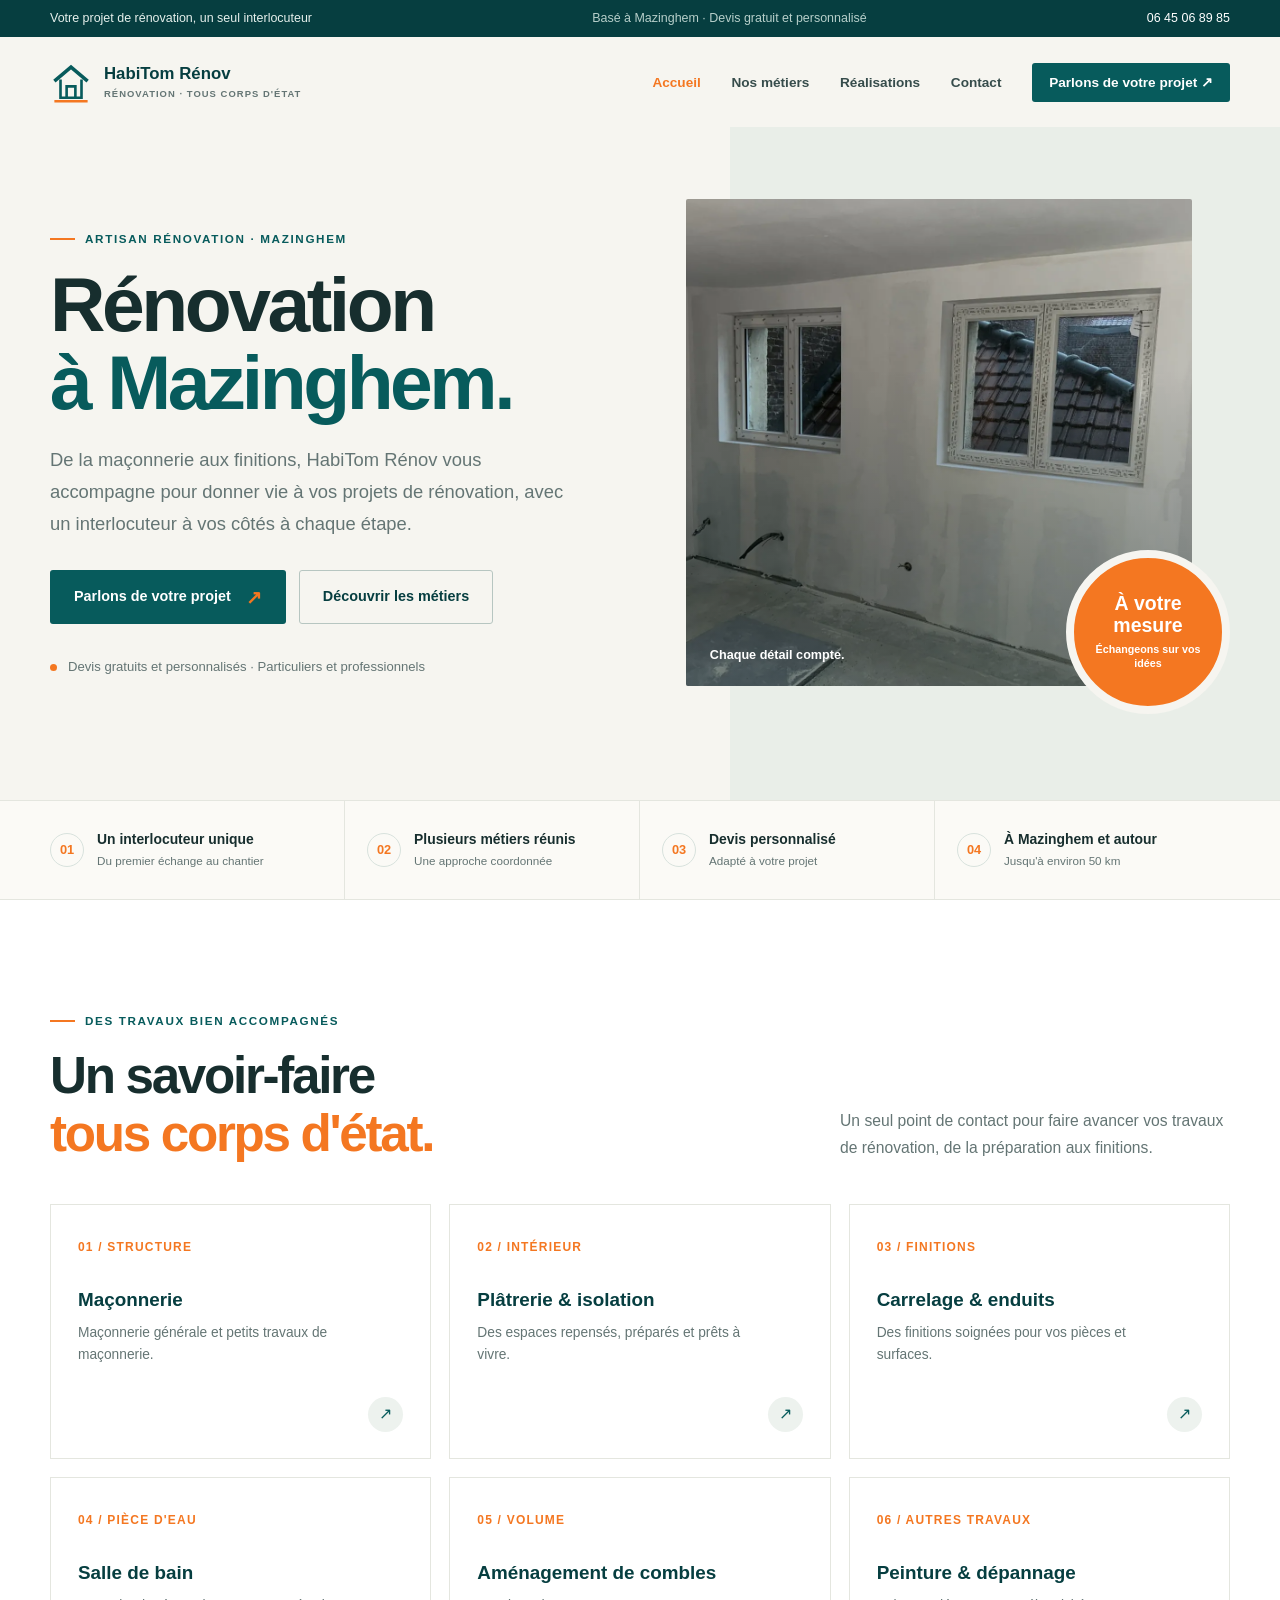
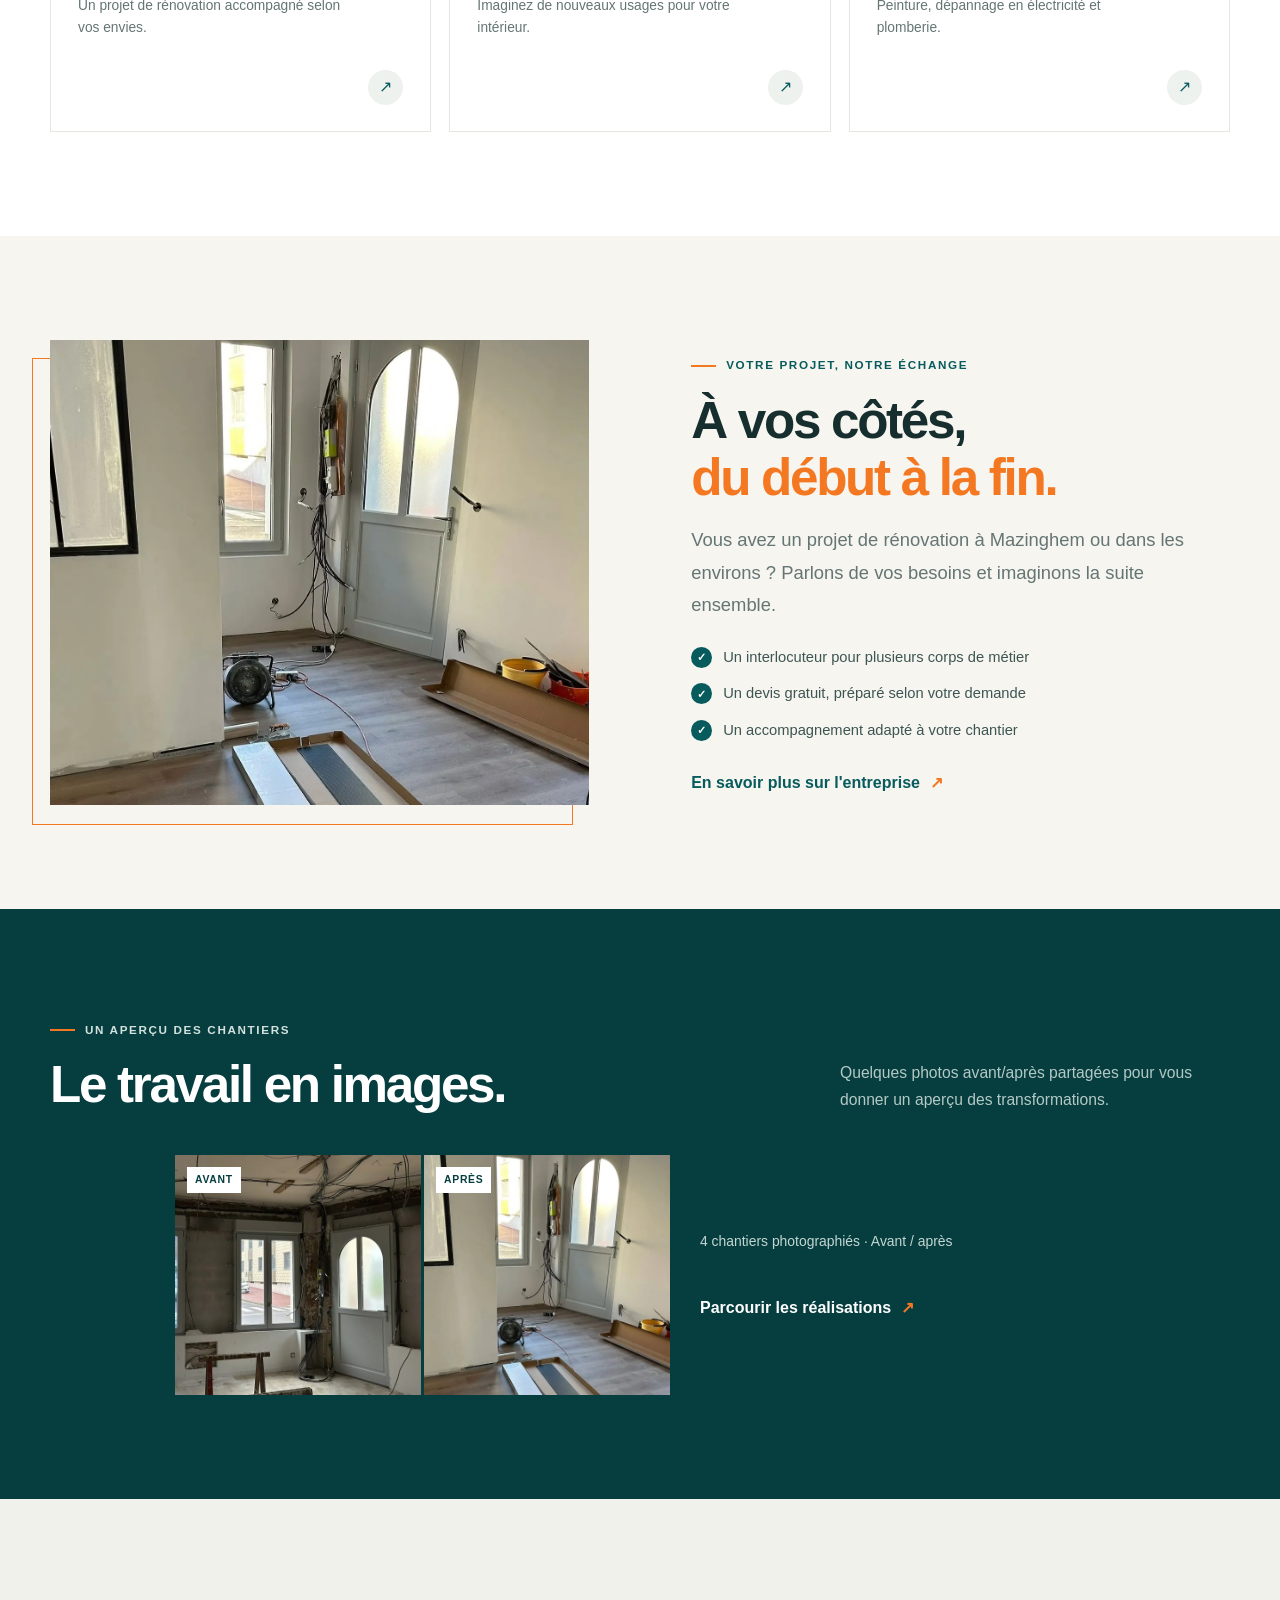
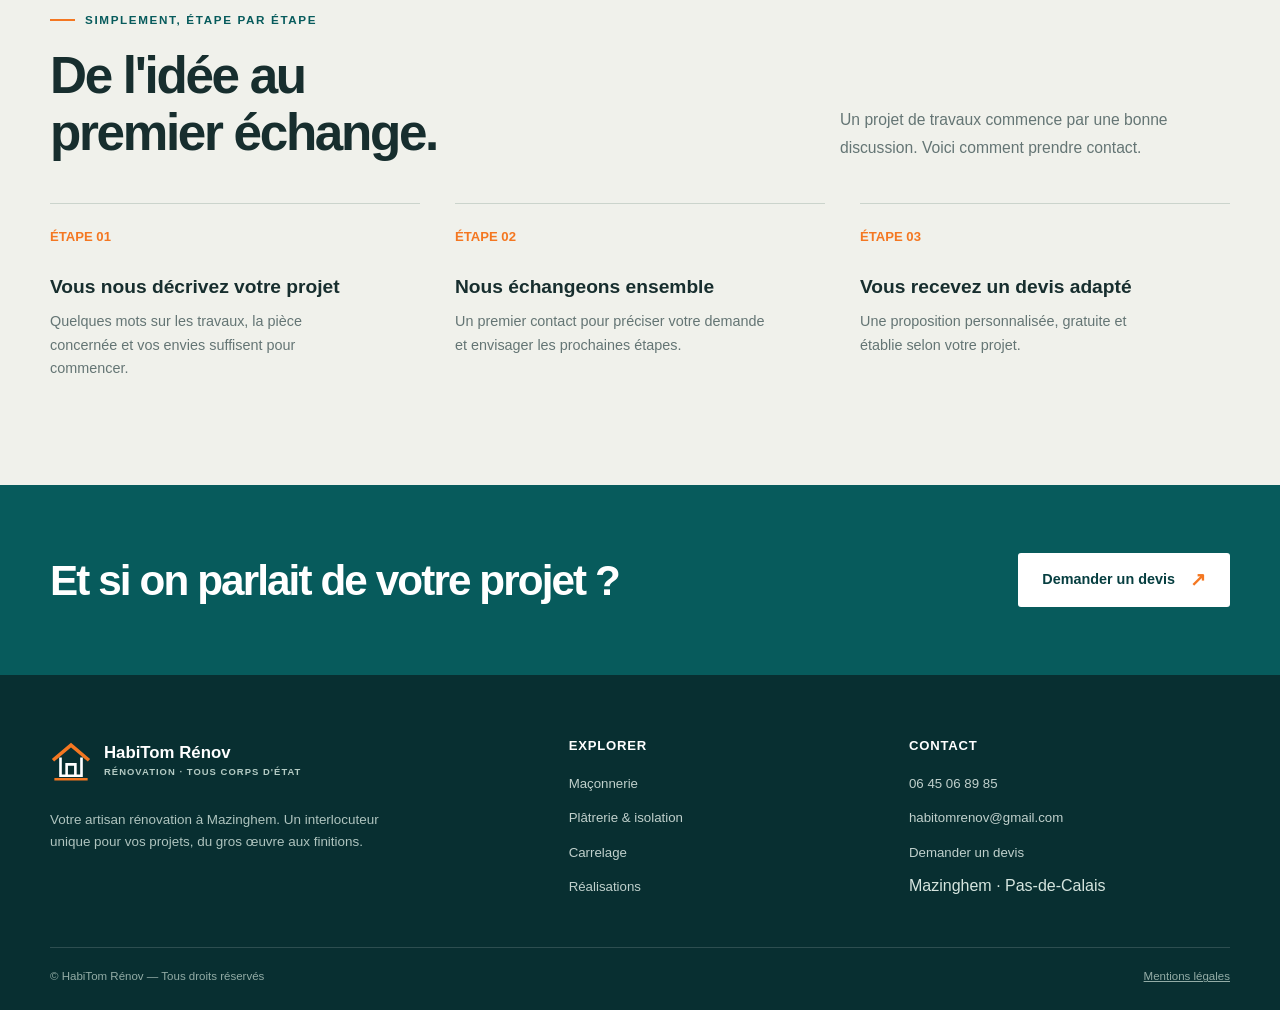
<file: index.html>
<!doctype html>
<html lang="fr">
<head>
  <meta charset="utf-8">
  <meta name="viewport" content="width=device-width, initial-scale=1">
  <title>HabiTom Rénov | Rénovation à Mazinghem</title>
  <meta name="description" content="HabiTom Rénov vous accompagne dans vos travaux de rénovation à Mazinghem : maçonnerie, plâtrerie, isolation, carrelage et aménagement intérieur.">
  <meta name="theme-color" content="#075b5c">
  <link rel="icon" href="assets/images/logo-habitom.jpeg" type="image/jpeg">
  <link rel="stylesheet" href="assets/css/style.css">
  <script src="assets/js/main.js" defer></script>
  <script type="application/ld+json">
  {
    "@context": "https://schema.org",
    "@type": "GeneralContractor",
    "name": "HabiTom Rénov",
    "telephone": "+33645068985",
    "email": "habitomrenov@gmail.com",
    "address": {
      "@type": "PostalAddress",
      "addressLocality": "Mazinghem",
      "addressCountry": "FR"
    },
    "areaServed": "Mazinghem et ses environs"
  }
  </script>
</head>
<body>
  <a class="skip-link" href="#contenu">Aller au contenu</a>
  <div class="topbar"><div class="wrap topbar-inner"><span>Votre projet de rénovation, un seul interlocuteur</span><span class="topbar-note">Basé à Mazinghem · Devis gratuit et personnalisé</span><a href="tel:+33645068985">06 45 06 89 85</a></div></div>
  <header class="site-header">
    <div class="wrap header-inner">
      <a class="brand" href="index.html" aria-label="HabiTom Rénov, accueil"><svg class="brand-mark" viewBox="0 0 48 48" aria-hidden="true"><path d="M5 23 24 7l19 16" fill="none" stroke="#075b5c" stroke-width="4"/><path d="M12 21v21h24V21M19 42V29h10v13" fill="none" stroke="#075b5c" stroke-width="3"/><path d="M5 46h38" stroke="#f47721" stroke-width="3"/></svg><span class="brand-copy"><strong>HabiTom Rénov</strong><span>RÉNOVATION · TOUS CORPS D'ÉTAT</span></span></a>
      <details class="nav-toggle" open>
        <summary>Menu</summary>
        <nav aria-label="Navigation principale"><ul class="nav-list">
          <li><a href="index.html" aria-current="page">Accueil</a></li><li><a href="#metiers">Nos métiers</a></li><li><a href="realisations.html">Réalisations</a></li><li><a href="devis.html">Contact</a></li><li><a class="nav-cta" href="devis.html">Parlons de votre projet <span class="arrow">↗</span></a></li>
        </ul></nav>
      </details>
    </div>
  </header>
  <main id="contenu">
    <section class="hero">
      <div class="wrap hero-grid">
        <div class="hero-copy">
          <p class="eyebrow">Artisan rénovation · Mazinghem</p>
          <h1>Rénovation<br><span>à Mazinghem.</span></h1>
          <p class="lead">De la maçonnerie aux finitions, HabiTom Rénov vous accompagne pour donner vie à vos projets de rénovation, avec un interlocuteur à vos côtés à chaque étape.</p>
          <div class="hero-actions"><a class="button" href="devis.html">Parlons de votre projet <span class="arrow">↗</span></a><a class="button button-secondary" href="#metiers">Découvrir les métiers</a></div>
          <p class="hero-note">Devis gratuits et personnalisés · Particuliers et professionnels</p>
        </div>
        <div class="hero-visual">
          <div class="hero-image"><img src="assets/images/habitom-1-apres.webp" alt="Pièce rénovée avec murs enduits et fenêtres posées" fetchpriority="high"></div>
          <span class="hero-label">Chaque détail compte.</span>
          <div class="hero-stamp"><strong>À votre<br>mesure</strong><span>Échangeons sur vos idées</span></div>
        </div>
      </div>
    </section>
    <section class="trust-row" aria-label="Les engagements HabiTom Rénov">
      <div class="wrap trust-grid">
        <div class="trust-item"><span class="trust-icon">01</span><div><strong>Un interlocuteur unique</strong><span>Du premier échange au chantier</span></div></div>
        <div class="trust-item"><span class="trust-icon">02</span><div><strong>Plusieurs métiers réunis</strong><span>Une approche coordonnée</span></div></div>
        <div class="trust-item"><span class="trust-icon">03</span><div><strong>Devis personnalisé</strong><span>Adapté à votre projet</span></div></div>
        <div class="trust-item"><span class="trust-icon">04</span><div><strong>À Mazinghem et autour</strong><span>Jusqu'à environ 50 km</span></div></div>
      </div>
    </section>
    <section class="section services-section" id="metiers">
      <div class="wrap">
        <div class="section-head"><div><p class="eyebrow">Des travaux bien accompagnés</p><h2>Un savoir-faire<br><span class="accent">tous corps d'état.</span></h2></div><p class="lead">Un seul point de contact pour faire avancer vos travaux de rénovation, de la préparation aux finitions.</p></div>
        <div class="service-grid">
          <article class="service-card"><span class="card-index">01 / STRUCTURE</span><h3>Maçonnerie</h3><p>Maçonnerie générale et petits travaux de maçonnerie.</p><a class="card-arrow" href="maconnerie.html" aria-label="Découvrir la maçonnerie">↗</a></article>
          <article class="service-card"><span class="card-index">02 / INTÉRIEUR</span><h3>Plâtrerie & isolation</h3><p>Des espaces repensés, préparés et prêts à vivre.</p><a class="card-arrow" href="platrerie-isolation.html" aria-label="Découvrir la plâtrerie et l'isolation">↗</a></article>
          <article class="service-card"><span class="card-index">03 / FINITIONS</span><h3>Carrelage & enduits</h3><p>Des finitions soignées pour vos pièces et surfaces.</p><a class="card-arrow" href="carrelage.html" aria-label="Découvrir le carrelage">↗</a></article>
          <article class="service-card"><span class="card-index">04 / PIÈCE D'EAU</span><h3>Salle de bain</h3><p>Un projet de rénovation accompagné selon vos envies.</p><a class="card-arrow" href="salle-de-bain.html" aria-label="Découvrir la rénovation de salle de bain">↗</a></article>
          <article class="service-card"><span class="card-index">05 / VOLUME</span><h3>Aménagement de combles</h3><p>Imaginez de nouveaux usages pour votre intérieur.</p><a class="card-arrow" href="amenagement-combles.html" aria-label="Découvrir l'aménagement de combles">↗</a></article>
          <article class="service-card"><span class="card-index">06 / AUTRES TRAVAUX</span><h3>Peinture & dépannage</h3><p>Peinture, dépannage en électricité et plomberie.</p><a class="card-arrow" href="devis.html" aria-label="Nous contacter pour ces travaux">↗</a></article>
        </div>
      </div>
    </section>
    <section class="section">
      <div class="wrap split">
        <div class="split-visual"><img src="assets/images/habitom-2-apres.webp" alt="Espace intérieur en cours d'aménagement avec une porte et un sol posés" loading="lazy"></div>
        <div class="split-copy"><p class="eyebrow">Votre projet, notre échange</p><h2>À vos côtés,<br><span class="accent">du début à la fin.</span></h2><p class="lead">Vous avez un projet de rénovation à Mazinghem ou dans les environs ? Parlons de vos besoins et imaginons la suite ensemble.</p><ul class="check-list"><li>Un interlocuteur pour plusieurs corps de métier</li><li>Un devis gratuit, préparé selon votre demande</li><li>Un accompagnement adapté à votre chantier</li></ul><a class="text-link" href="devis.html">En savoir plus sur l'entreprise <span>↗</span></a></div>
      </div>
    </section>
    <section class="section project-section">
      <div class="wrap">
        <div class="section-head"><div><p class="eyebrow">Un aperçu des chantiers</p><h2>Le travail en images.</h2></div><p class="lead">Quelques photos avant/après partagées pour vous donner un aperçu des transformations.</p></div>
        <div class="project-preview">
          <div class="project-preview-images">
            <figure><img src="assets/images/habitom-2-avant.webp" alt="Chantier 2 avant travaux, pièce en cours de rénovation" loading="lazy"><figcaption>Avant</figcaption></figure>
            <figure><img src="assets/images/habitom-2-apres.webp" alt="Chantier 2 après travaux, pièce avec porte et sol posés" loading="lazy"><figcaption>Après</figcaption></figure>
          </div>
          <div class="project-preview-copy"><p>4 chantiers photographiés · Avant / après</p><a class="text-link" href="realisations.html">Parcourir les réalisations <span>↗</span></a></div>
        </div>
      </div>
    </section>
    <section class="section steps-section">
      <div class="wrap">
        <div class="section-head"><div><p class="eyebrow">Simplement, étape par étape</p><h2>De l'idée au<br>premier échange.</h2></div><p class="lead">Un projet de travaux commence par une bonne discussion. Voici comment prendre contact.</p></div>
        <div class="steps-grid">
          <article class="step"><span class="step-num">ÉTAPE 01</span><h3>Vous nous décrivez votre projet</h3><p>Quelques mots sur les travaux, la pièce concernée et vos envies suffisent pour commencer.</p></article>
          <article class="step"><span class="step-num">ÉTAPE 02</span><h3>Nous échangeons ensemble</h3><p>Un premier contact pour préciser votre demande et envisager les prochaines étapes.</p></article>
          <article class="step"><span class="step-num">ÉTAPE 03</span><h3>Vous recevez un devis adapté</h3><p>Une proposition personnalisée, gratuite et établie selon votre projet.</p></article>
        </div>
      </div>
    </section>
    <section class="cta-band"><div class="wrap cta-inner"><h2>Et si on parlait de votre projet&nbsp;?</h2><a class="button" href="devis.html">Demander un devis <span class="arrow">↗</span></a></div></section>
  </main>
  <footer class="site-footer">
    <div class="wrap">
      <div class="footer-grid">
        <div><a class="brand footer-brand" href="index.html" aria-label="HabiTom Rénov, accueil"><svg class="brand-mark" viewBox="0 0 48 48" aria-hidden="true"><path d="M5 23 24 7l19 16" fill="none" stroke="#f47721" stroke-width="4" stroke-linecap="square"/><path d="M12 21v21h24V21M19 42V29h10v13" fill="none" stroke="#fff" stroke-width="3"/><path d="M5 46h38" stroke="#f47721" stroke-width="3"/></svg><span class="brand-copy"><strong>HabiTom Rénov</strong><span>RÉNOVATION · TOUS CORPS D'ÉTAT</span></span></a><p class="footer-about">Votre artisan rénovation à Mazinghem. Un interlocuteur unique pour vos projets, du gros œuvre aux finitions.</p></div>
        <div class="footer-col"><h2>Explorer</h2><ul class="footer-links"><li><a href="maconnerie.html">Maçonnerie</a></li><li><a href="platrerie-isolation.html">Plâtrerie & isolation</a></li><li><a href="carrelage.html">Carrelage</a></li><li><a href="realisations.html">Réalisations</a></li></ul></div>
        <div class="footer-col"><h2>Contact</h2><ul class="footer-links"><li><a href="tel:+33645068985">06 45 06 89 85</a></li><li><a href="mailto:habitomrenov@gmail.com">habitomrenov@gmail.com</a></li><li><a href="devis.html">Demander un devis</a></li><li><span>Mazinghem · Pas-de-Calais</span></li></ul></div>
      </div>
      <div class="footer-bottom"><span>© HabiTom Rénov — Tous droits réservés</span><a href="mentions-legales.html">Mentions légales</a></div>
    </div>
  </footer>
</body>
</html>
</file>
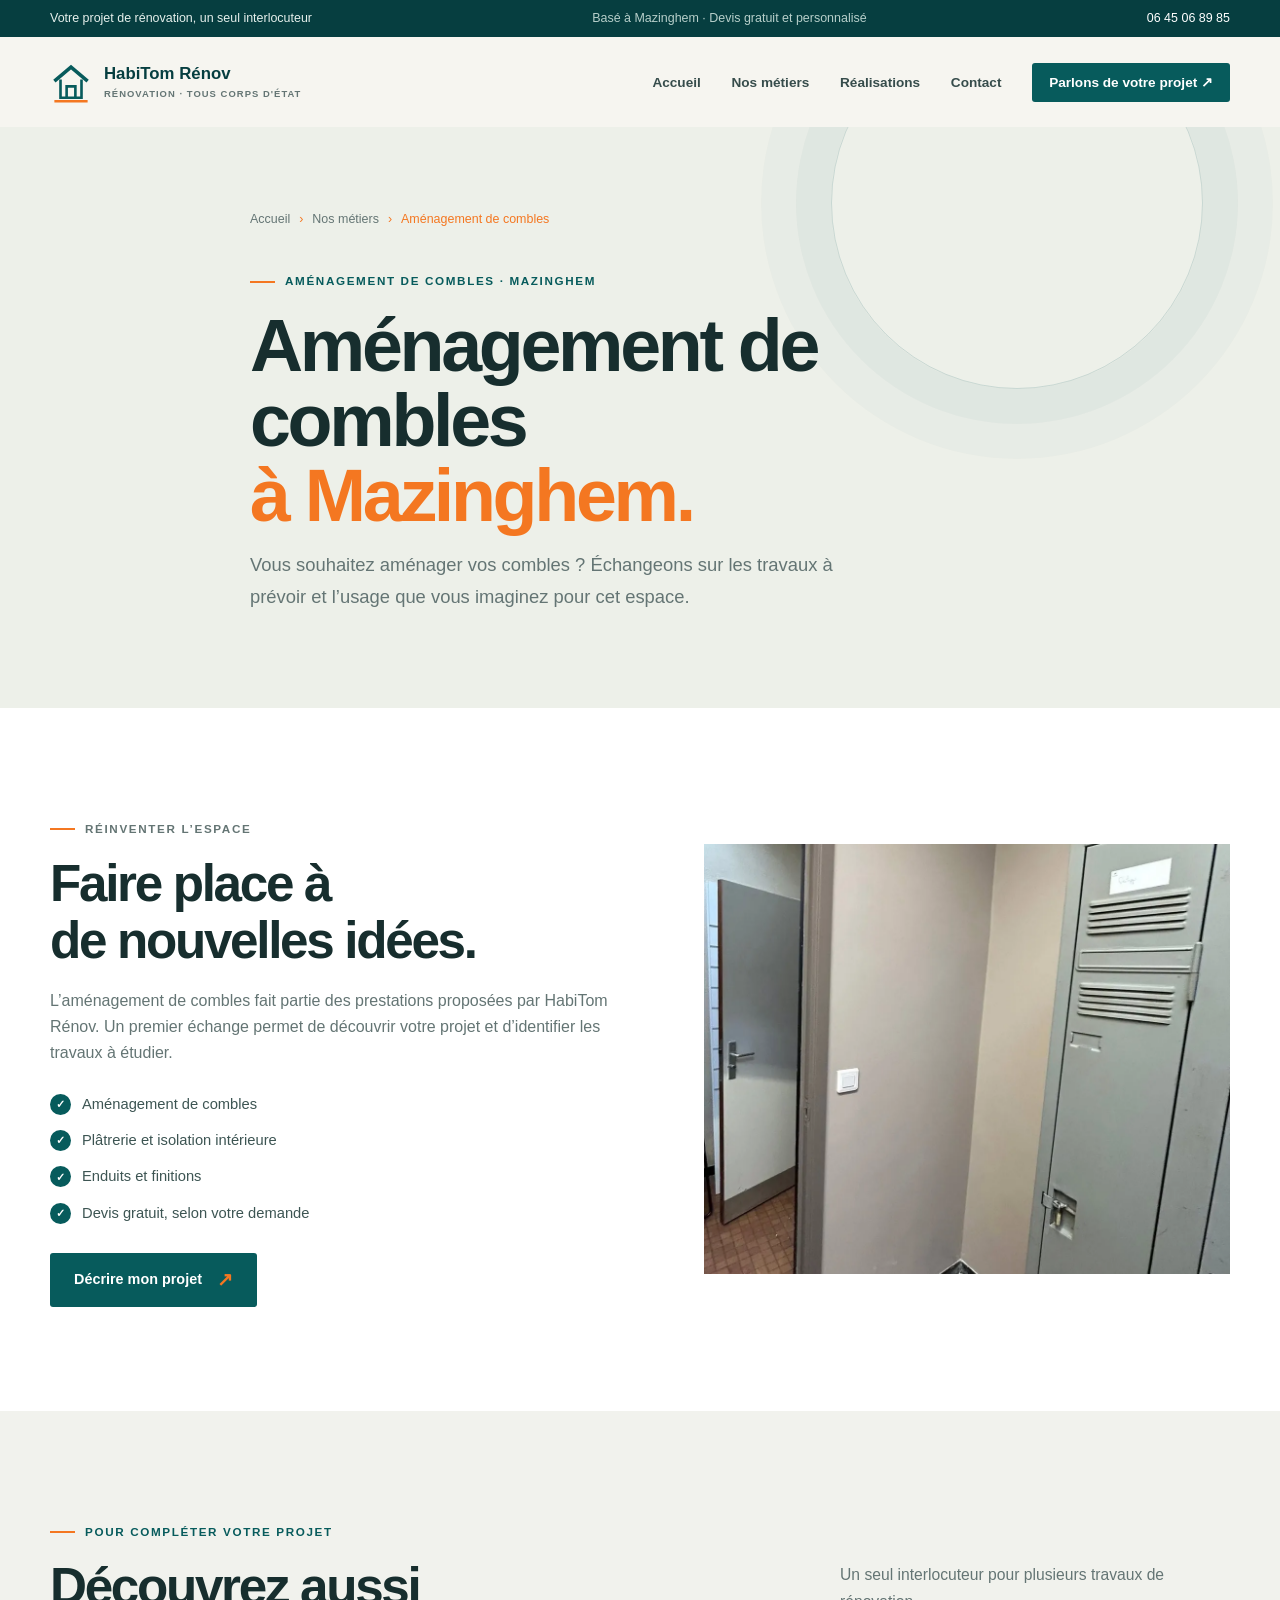
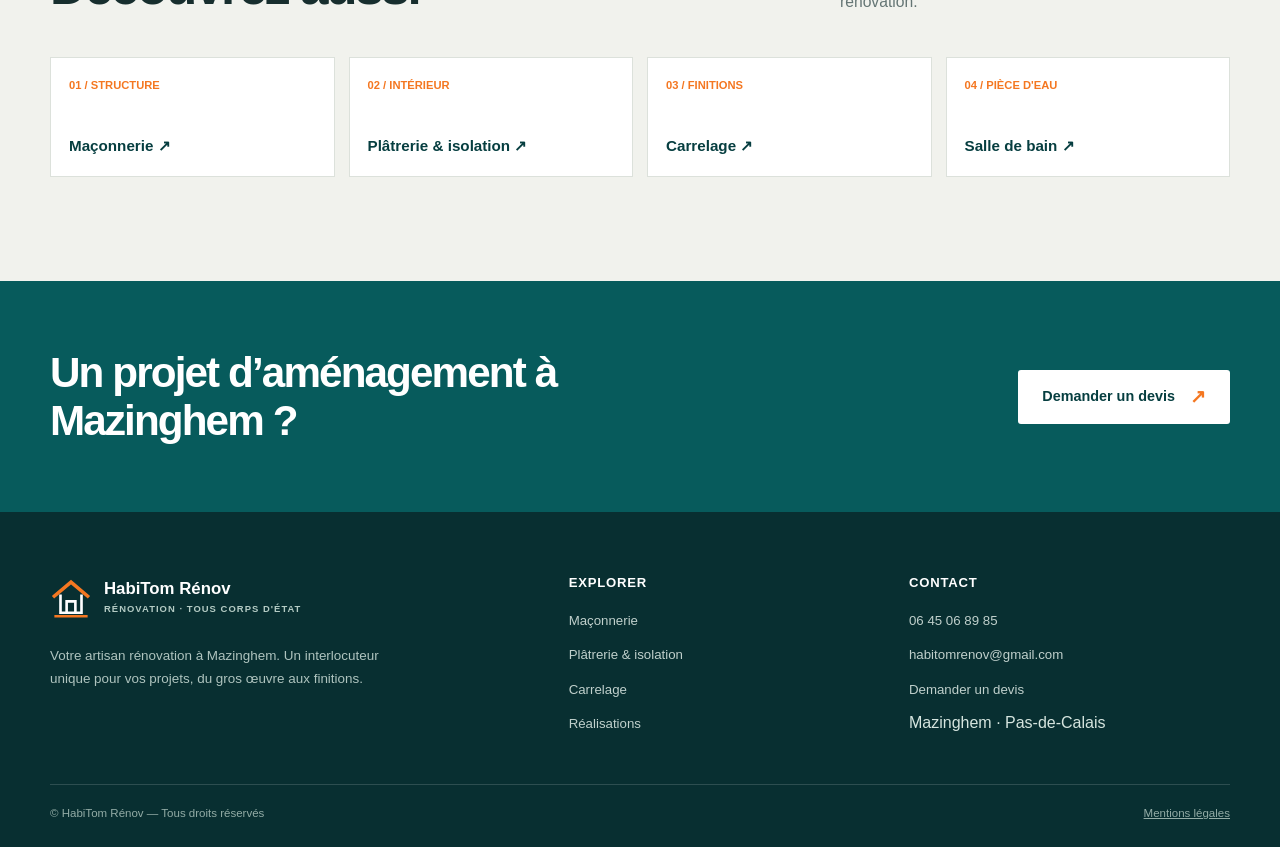
<file: amenagement-combles.html>
<!doctype html>
<html lang="fr">
<head>
  <meta charset="utf-8"><meta name="viewport" content="width=device-width, initial-scale=1">
  <title>Aménagement de combles à Mazinghem | HabiTom Rénov</title>
  <meta name="description" content="HabiTom Rénov vous accompagne pour un projet d’aménagement de combles à Mazinghem et dans les environs.">
  <meta name="theme-color" content="#075b5c"><link rel="icon" href="assets/images/logo-habitom.jpeg" type="image/jpeg"><link rel="stylesheet" href="assets/css/style.css"><script src="assets/js/main.js" defer></script>
</head>
<body>
  <a class="skip-link" href="#contenu">Aller au contenu</a><div class="topbar"><div class="wrap topbar-inner"><span>Votre projet de rénovation, un seul interlocuteur</span><span class="topbar-note">Basé à Mazinghem · Devis gratuit et personnalisé</span><a href="tel:+33645068985">06 45 06 89 85</a></div></div>
  <header class="site-header"><div class="wrap header-inner"><a class="brand" href="index.html" aria-label="HabiTom Rénov, accueil"><svg class="brand-mark" viewBox="0 0 48 48" aria-hidden="true"><path d="M5 23 24 7l19 16" fill="none" stroke="#075b5c" stroke-width="4"/><path d="M12 21v21h24V21M19 42V29h10v13" fill="none" stroke="#075b5c" stroke-width="3"/><path d="M5 46h38" stroke="#f47721" stroke-width="3"/></svg><span class="brand-copy"><strong>HabiTom Rénov</strong><span>RÉNOVATION · TOUS CORPS D'ÉTAT</span></span></a><details class="nav-toggle" open><summary>Menu</summary><nav aria-label="Navigation principale"><ul class="nav-list"><li><a href="index.html">Accueil</a></li><li><a href="index.html#metiers">Nos métiers</a></li><li><a href="realisations.html">Réalisations</a></li><li><a href="devis.html">Contact</a></li><li><a class="nav-cta" href="devis.html">Parlons de votre projet <span class="arrow">↗</span></a></li></ul></nav></details></div></header>
  <main id="contenu"><section class="page-hero"><div class="wrap page-hero-inner"><nav class="breadcrumbs" aria-label="Fil d’Ariane"><a href="index.html">Accueil</a><span>›</span><a href="index.html#metiers">Nos métiers</a><span>›</span><span>Aménagement de combles</span></nav><p class="eyebrow">Aménagement de combles · Mazinghem</p><h1>Aménagement de combles<br><span class="accent">à Mazinghem.</span></h1><p class="lead">Vous souhaitez aménager vos combles ? Échangeons sur les travaux à prévoir et l’usage que vous imaginez pour cet espace.</p></div></section>
    <section class="section service-detail"><div class="wrap detail-grid"><div class="detail-copy"><p class="eyebrow">Réinventer l’espace</p><h2>Faire place à<br>de nouvelles idées.</h2><p>L’aménagement de combles fait partie des prestations proposées par HabiTom Rénov. Un premier échange permet de découvrir votre projet et d’identifier les travaux à étudier.</p><ul class="check-list"><li>Aménagement de combles</li><li>Plâtrerie et isolation intérieure</li><li>Enduits et finitions</li><li>Devis gratuit, selon votre demande</li></ul><a class="button" href="devis.html">Décrire mon projet <span class="arrow">↗</span></a></div><div class="detail-image"><img src="assets/images/habitom-4-apres.webp" alt="Espace intérieur en cours de rénovation" loading="lazy"></div></div></section>
    <section class="section related-section"><div class="wrap"><div class="section-head"><div><p class="eyebrow">Pour compléter votre projet</p><h2>Découvrez aussi</h2></div><p class="lead">Un seul interlocuteur pour plusieurs travaux de rénovation.</p></div><div class="related-grid"><a class="related-link" href="maconnerie.html"><span>01 / STRUCTURE</span><strong>Maçonnerie ↗</strong></a><a class="related-link" href="platrerie-isolation.html"><span>02 / INTÉRIEUR</span><strong>Plâtrerie & isolation ↗</strong></a><a class="related-link" href="carrelage.html"><span>03 / FINITIONS</span><strong>Carrelage ↗</strong></a><a class="related-link" href="salle-de-bain.html"><span>04 / PIÈCE D'EAU</span><strong>Salle de bain ↗</strong></a></div></div></section><section class="cta-band"><div class="wrap cta-inner"><h2>Un projet d’aménagement à Mazinghem&nbsp;?</h2><a class="button" href="devis.html">Demander un devis <span class="arrow">↗</span></a></div></section></main>
  <footer class="site-footer"><div class="wrap"><div class="footer-grid"><div><a class="brand footer-brand" href="index.html"><svg class="brand-mark" viewBox="0 0 48 48" aria-hidden="true"><path d="M5 23 24 7l19 16" fill="none" stroke="#f47721" stroke-width="4" stroke-linecap="square"/><path d="M12 21v21h24V21M19 42V29h10v13" fill="none" stroke="#fff" stroke-width="3"/><path d="M5 46h38" stroke="#f47721" stroke-width="3"/></svg><span class="brand-copy"><strong>HabiTom Rénov</strong><span>RÉNOVATION · TOUS CORPS D'ÉTAT</span></span></a><p class="footer-about">Votre artisan rénovation à Mazinghem. Un interlocuteur unique pour vos projets, du gros œuvre aux finitions.</p></div><div class="footer-col"><h2>Explorer</h2><ul class="footer-links"><li><a href="maconnerie.html">Maçonnerie</a></li><li><a href="platrerie-isolation.html">Plâtrerie & isolation</a></li><li><a href="carrelage.html">Carrelage</a></li><li><a href="realisations.html">Réalisations</a></li></ul></div><div class="footer-col"><h2>Contact</h2><ul class="footer-links"><li><a href="tel:+33645068985">06 45 06 89 85</a></li><li><a href="mailto:habitomrenov@gmail.com">habitomrenov@gmail.com</a></li><li><a href="devis.html">Demander un devis</a></li><li><span>Mazinghem · Pas-de-Calais</span></li></ul></div></div><div class="footer-bottom"><span>© HabiTom Rénov — Tous droits réservés</span><a href="mentions-legales.html">Mentions légales</a></div></div></footer>
</body></html>
</file>
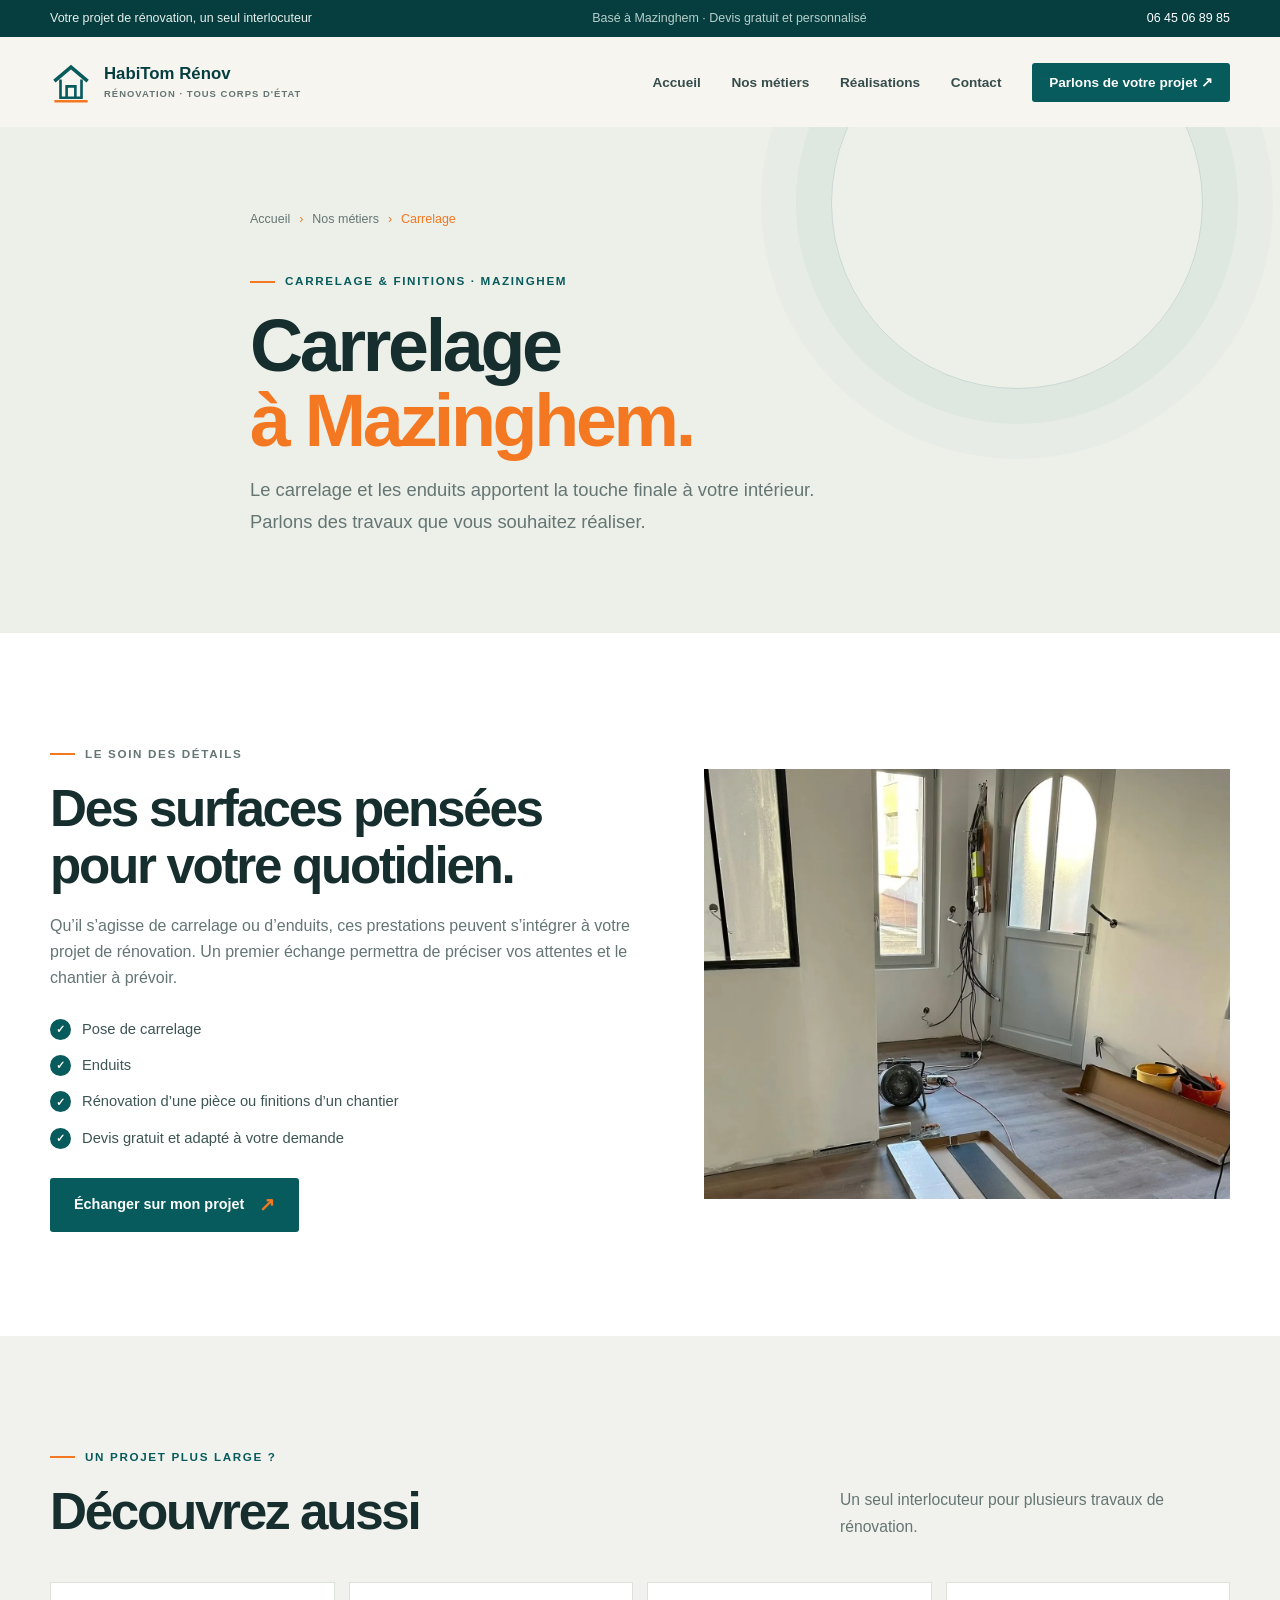
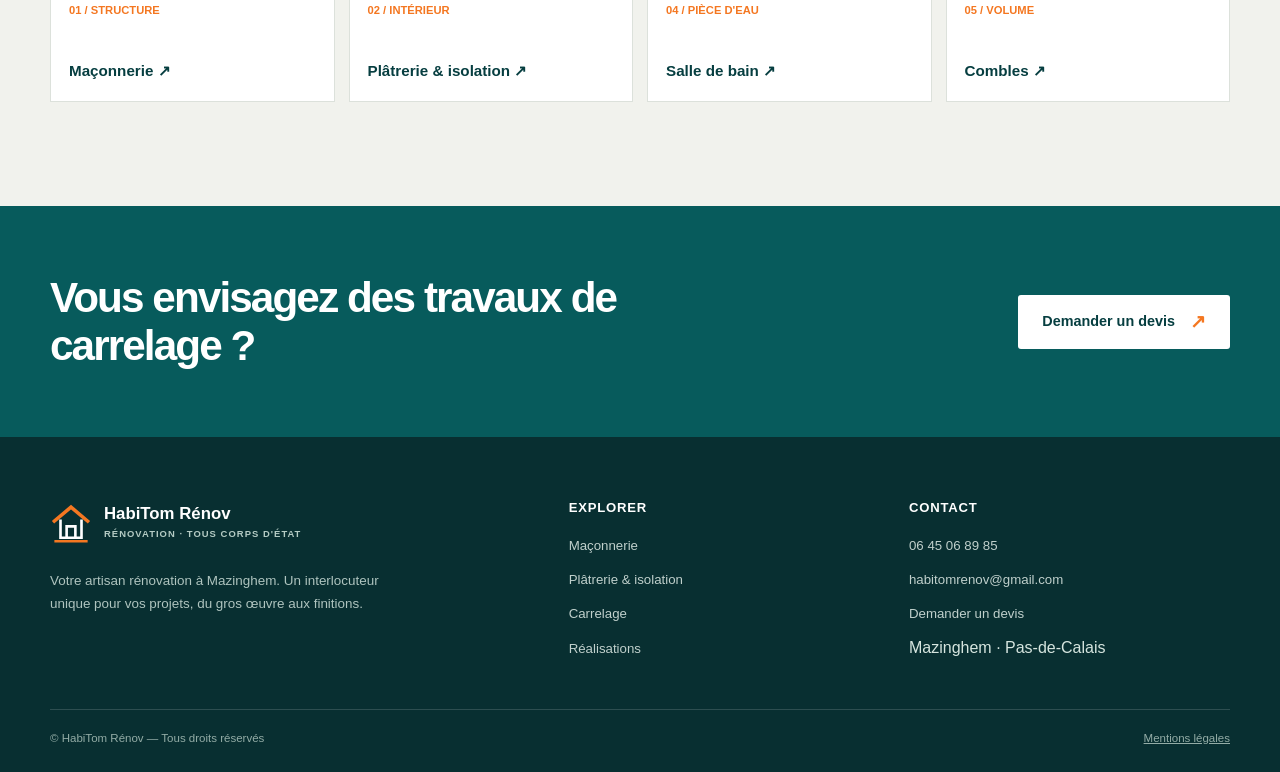
<file: carrelage.html>
<!doctype html>
<html lang="fr">
<head>
  <meta charset="utf-8"><meta name="viewport" content="width=device-width, initial-scale=1">
  <title>Carrelage à Mazinghem | HabiTom Rénov</title>
  <meta name="description" content="HabiTom Rénov vous accompagne pour vos travaux de carrelage et de finition à Mazinghem et dans ses environs.">
  <meta name="theme-color" content="#075b5c"><link rel="icon" href="assets/images/logo-habitom.jpeg" type="image/jpeg"><link rel="stylesheet" href="assets/css/style.css"><script src="assets/js/main.js" defer></script>
</head>
<body>
  <a class="skip-link" href="#contenu">Aller au contenu</a><div class="topbar"><div class="wrap topbar-inner"><span>Votre projet de rénovation, un seul interlocuteur</span><span class="topbar-note">Basé à Mazinghem · Devis gratuit et personnalisé</span><a href="tel:+33645068985">06 45 06 89 85</a></div></div>
  <header class="site-header"><div class="wrap header-inner"><a class="brand" href="index.html" aria-label="HabiTom Rénov, accueil"><svg class="brand-mark" viewBox="0 0 48 48" aria-hidden="true"><path d="M5 23 24 7l19 16" fill="none" stroke="#075b5c" stroke-width="4"/><path d="M12 21v21h24V21M19 42V29h10v13" fill="none" stroke="#075b5c" stroke-width="3"/><path d="M5 46h38" stroke="#f47721" stroke-width="3"/></svg><span class="brand-copy"><strong>HabiTom Rénov</strong><span>RÉNOVATION · TOUS CORPS D'ÉTAT</span></span></a><details class="nav-toggle" open><summary>Menu</summary><nav aria-label="Navigation principale"><ul class="nav-list"><li><a href="index.html">Accueil</a></li><li><a href="index.html#metiers">Nos métiers</a></li><li><a href="realisations.html">Réalisations</a></li><li><a href="devis.html">Contact</a></li><li><a class="nav-cta" href="devis.html">Parlons de votre projet <span class="arrow">↗</span></a></li></ul></nav></details></div></header>
  <main id="contenu"><section class="page-hero"><div class="wrap page-hero-inner"><nav class="breadcrumbs" aria-label="Fil d’Ariane"><a href="index.html">Accueil</a><span>›</span><a href="index.html#metiers">Nos métiers</a><span>›</span><span>Carrelage</span></nav><p class="eyebrow">Carrelage & finitions · Mazinghem</p><h1>Carrelage<br><span class="accent">à Mazinghem.</span></h1><p class="lead">Le carrelage et les enduits apportent la touche finale à votre intérieur. Parlons des travaux que vous souhaitez réaliser.</p></div></section>
    <section class="section service-detail"><div class="wrap detail-grid"><div class="detail-copy"><p class="eyebrow">Le soin des détails</p><h2>Des surfaces pensées<br>pour votre quotidien.</h2><p>Qu’il s’agisse de carrelage ou d’enduits, ces prestations peuvent s’intégrer à votre projet de rénovation. Un premier échange permettra de préciser vos attentes et le chantier à prévoir.</p><ul class="check-list"><li>Pose de carrelage</li><li>Enduits</li><li>Rénovation d’une pièce ou finitions d’un chantier</li><li>Devis gratuit et adapté à votre demande</li></ul><a class="button" href="devis.html">Échanger sur mon projet <span class="arrow">↗</span></a></div><div class="detail-image"><img src="assets/images/habitom-2-apres.webp" alt="Sol et finitions d’un espace intérieur" loading="lazy"></div></div></section>
    <section class="section related-section"><div class="wrap"><div class="section-head"><div><p class="eyebrow">Un projet plus large ?</p><h2>Découvrez aussi</h2></div><p class="lead">Un seul interlocuteur pour plusieurs travaux de rénovation.</p></div><div class="related-grid"><a class="related-link" href="maconnerie.html"><span>01 / STRUCTURE</span><strong>Maçonnerie ↗</strong></a><a class="related-link" href="platrerie-isolation.html"><span>02 / INTÉRIEUR</span><strong>Plâtrerie & isolation ↗</strong></a><a class="related-link" href="salle-de-bain.html"><span>04 / PIÈCE D'EAU</span><strong>Salle de bain ↗</strong></a><a class="related-link" href="amenagement-combles.html"><span>05 / VOLUME</span><strong>Combles ↗</strong></a></div></div></section><section class="cta-band"><div class="wrap cta-inner"><h2>Vous envisagez des travaux de carrelage&nbsp;?</h2><a class="button" href="devis.html">Demander un devis <span class="arrow">↗</span></a></div></section></main>
  <footer class="site-footer"><div class="wrap"><div class="footer-grid"><div><a class="brand footer-brand" href="index.html"><svg class="brand-mark" viewBox="0 0 48 48" aria-hidden="true"><path d="M5 23 24 7l19 16" fill="none" stroke="#f47721" stroke-width="4" stroke-linecap="square"/><path d="M12 21v21h24V21M19 42V29h10v13" fill="none" stroke="#fff" stroke-width="3"/><path d="M5 46h38" stroke="#f47721" stroke-width="3"/></svg><span class="brand-copy"><strong>HabiTom Rénov</strong><span>RÉNOVATION · TOUS CORPS D'ÉTAT</span></span></a><p class="footer-about">Votre artisan rénovation à Mazinghem. Un interlocuteur unique pour vos projets, du gros œuvre aux finitions.</p></div><div class="footer-col"><h2>Explorer</h2><ul class="footer-links"><li><a href="maconnerie.html">Maçonnerie</a></li><li><a href="platrerie-isolation.html">Plâtrerie & isolation</a></li><li><a href="carrelage.html">Carrelage</a></li><li><a href="realisations.html">Réalisations</a></li></ul></div><div class="footer-col"><h2>Contact</h2><ul class="footer-links"><li><a href="tel:+33645068985">06 45 06 89 85</a></li><li><a href="mailto:habitomrenov@gmail.com">habitomrenov@gmail.com</a></li><li><a href="devis.html">Demander un devis</a></li><li><span>Mazinghem · Pas-de-Calais</span></li></ul></div></div><div class="footer-bottom"><span>© HabiTom Rénov — Tous droits réservés</span><a href="mentions-legales.html">Mentions légales</a></div></div></footer>
</body></html>
</file>
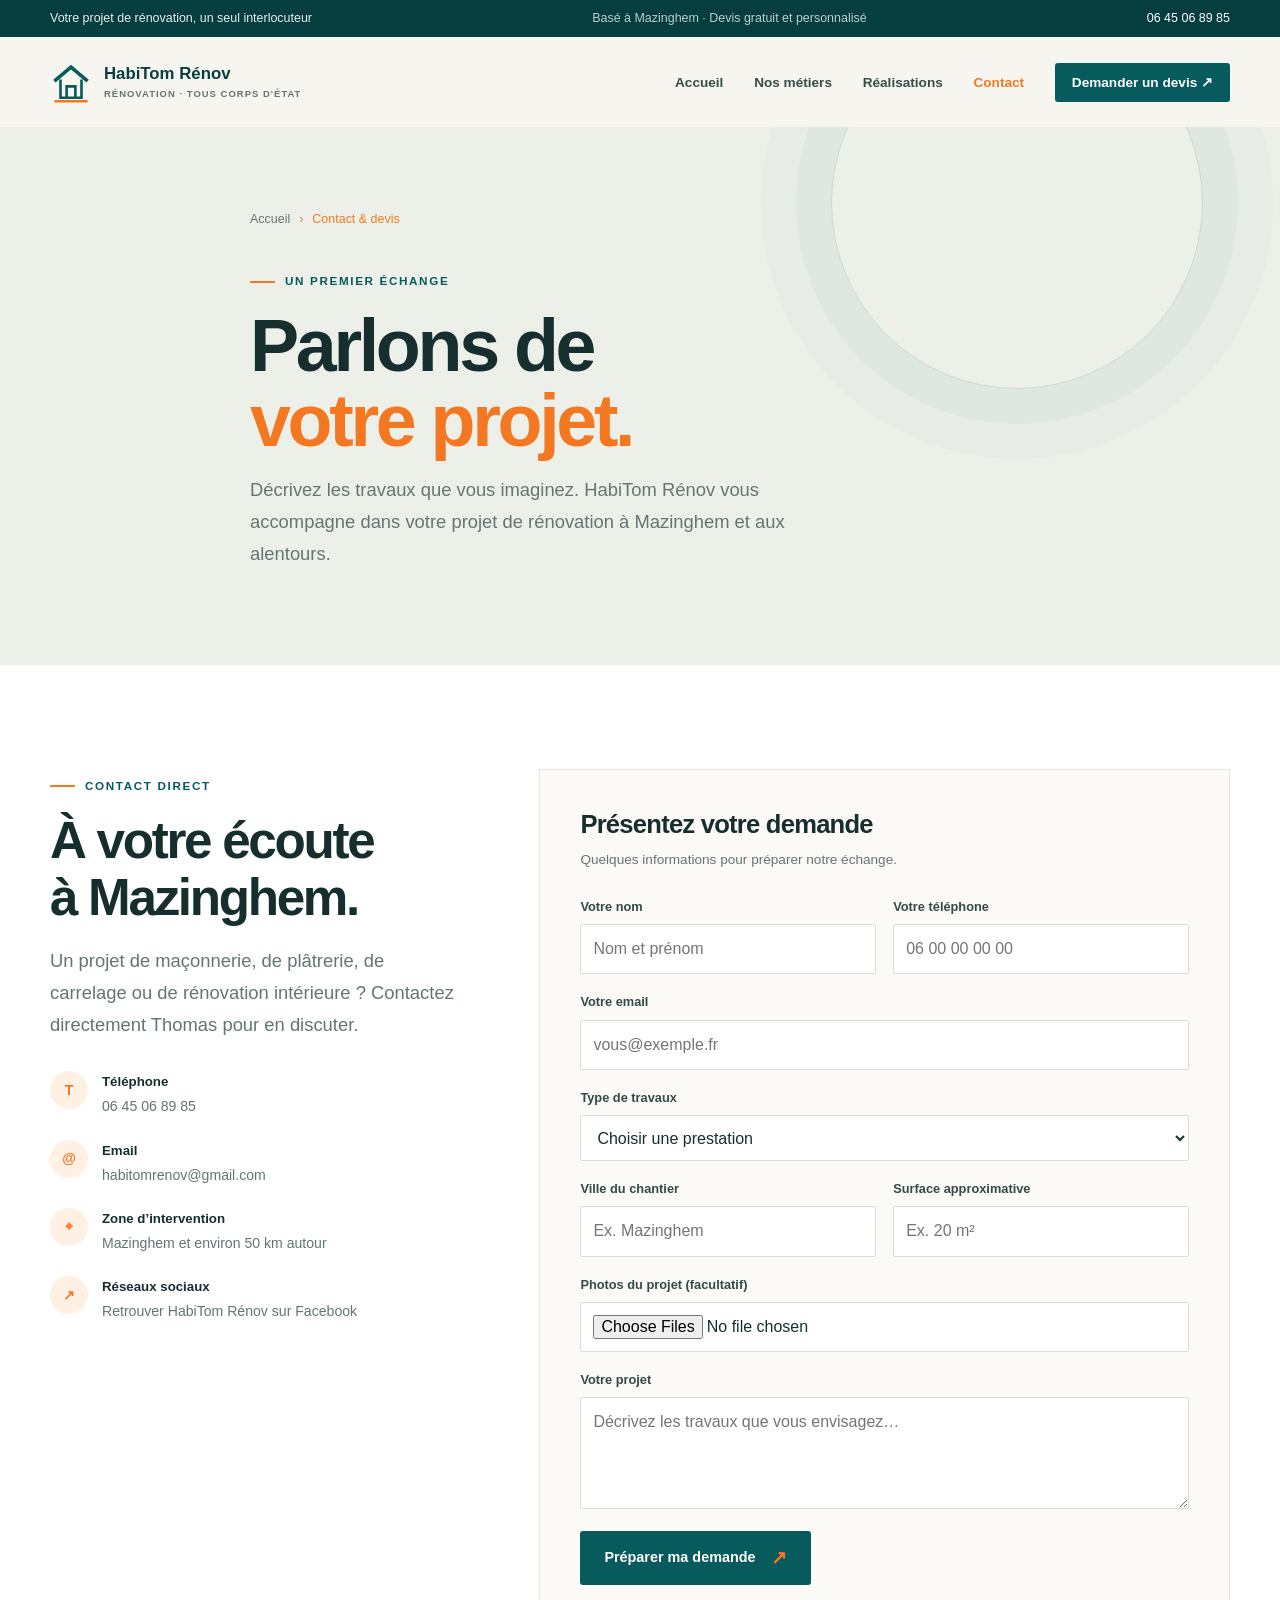
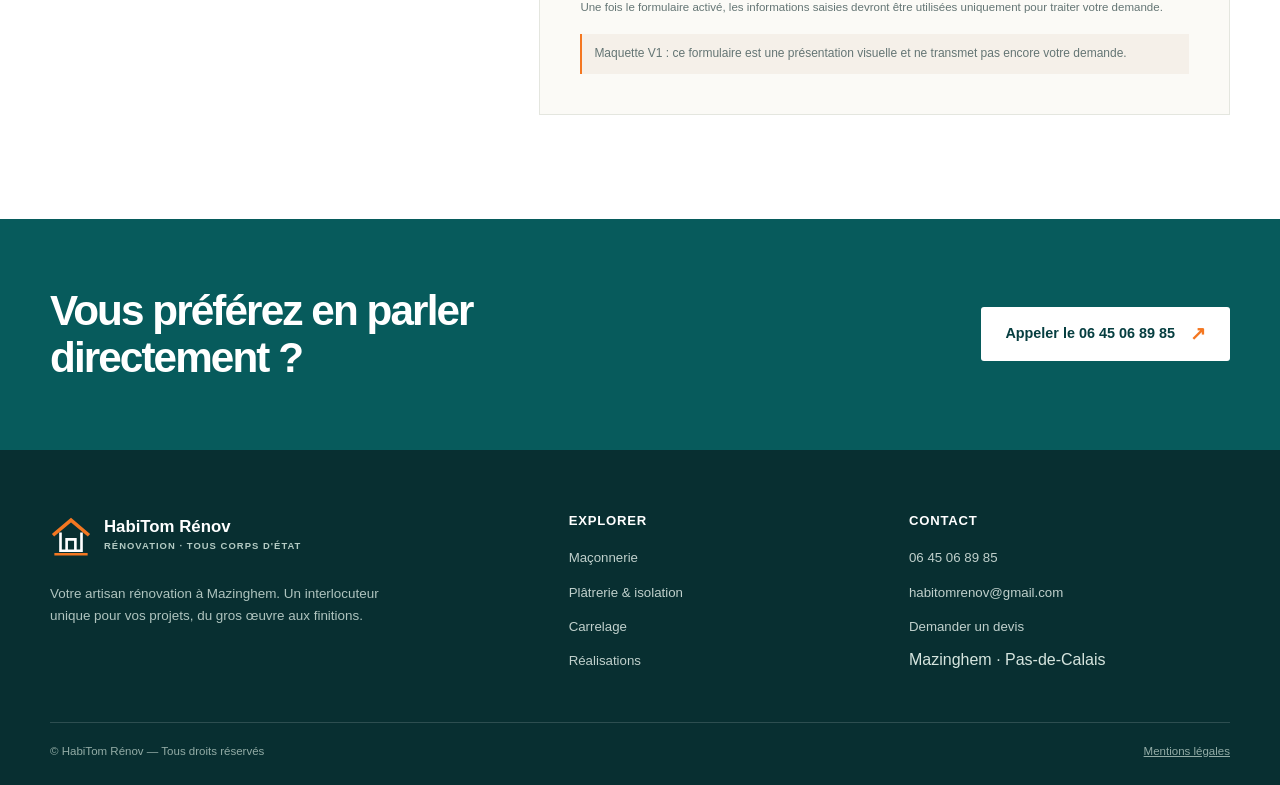
<file: devis.html>
<!doctype html>
<html lang="fr">
<head>
  <meta charset="utf-8"><meta name="viewport" content="width=device-width, initial-scale=1">
  <title>Contact et demande de devis | HabiTom Rénov</title>
  <meta name="description" content="Contactez HabiTom Rénov à Mazinghem pour parler de vos travaux de rénovation et préparer votre demande de devis gratuit.">
  <meta name="theme-color" content="#075b5c"><link rel="icon" href="assets/images/logo-habitom.jpeg" type="image/jpeg"><link rel="stylesheet" href="assets/css/style.css"><script src="assets/js/main.js" defer></script>
</head>
<body>
  <a class="skip-link" href="#contenu">Aller au contenu</a><div class="topbar"><div class="wrap topbar-inner"><span>Votre projet de rénovation, un seul interlocuteur</span><span class="topbar-note">Basé à Mazinghem · Devis gratuit et personnalisé</span><a href="tel:+33645068985">06 45 06 89 85</a></div></div>
  <header class="site-header"><div class="wrap header-inner"><a class="brand" href="index.html" aria-label="HabiTom Rénov, accueil"><svg class="brand-mark" viewBox="0 0 48 48" aria-hidden="true"><path d="M5 23 24 7l19 16" fill="none" stroke="#075b5c" stroke-width="4"/><path d="M12 21v21h24V21M19 42V29h10v13" fill="none" stroke="#075b5c" stroke-width="3"/><path d="M5 46h38" stroke="#f47721" stroke-width="3"/></svg><span class="brand-copy"><strong>HabiTom Rénov</strong><span>RÉNOVATION · TOUS CORPS D'ÉTAT</span></span></a><details class="nav-toggle" open><summary>Menu</summary><nav aria-label="Navigation principale"><ul class="nav-list"><li><a href="index.html">Accueil</a></li><li><a href="index.html#metiers">Nos métiers</a></li><li><a href="realisations.html">Réalisations</a></li><li><a href="devis.html" aria-current="page">Contact</a></li><li><a class="nav-cta" href="#demande">Demander un devis <span class="arrow">↗</span></a></li></ul></nav></details></div></header>
  <main id="contenu"><section class="page-hero"><div class="wrap page-hero-inner"><nav class="breadcrumbs" aria-label="Fil d’Ariane"><a href="index.html">Accueil</a><span>›</span><span>Contact & devis</span></nav><p class="eyebrow">Un premier échange</p><h1>Parlons de<br><span class="accent">votre projet.</span></h1><p class="lead">Décrivez les travaux que vous imaginez. HabiTom Rénov vous accompagne dans votre projet de rénovation à Mazinghem et aux alentours.</p></div></section>
    <section class="section contact-section" id="demande"><div class="wrap contact-grid">
      <div class="contact-copy"><p class="eyebrow">Contact direct</p><h2>À votre écoute<br>à Mazinghem.</h2><p class="lead">Un projet de maçonnerie, de plâtrerie, de carrelage ou de rénovation intérieure ? Contactez directement Thomas pour en discuter.</p><ul class="contact-list"><li><span class="contact-icon" aria-hidden="true">T</span><div><strong>Téléphone</strong><a href="tel:+33645068985">06 45 06 89 85</a></div></li><li><span class="contact-icon" aria-hidden="true">@</span><div><strong>Email</strong><a href="mailto:habitomrenov@gmail.com">habitomrenov@gmail.com</a></div></li><li><span class="contact-icon" aria-hidden="true">⌖</span><div><strong>Zone d’intervention</strong><span>Mazinghem et environ 50 km autour</span></div></li><li><span class="contact-icon" aria-hidden="true">↗</span><div><strong>Réseaux sociaux</strong><a href="https://www.facebook.com/profile.php?id=61582271846408" target="_blank" rel="noopener noreferrer">Retrouver HabiTom Rénov sur Facebook</a></div></li></ul></div>
      <div class="form-card"><h2>Présentez votre demande</h2><p class="form-intro">Quelques informations pour préparer notre échange.</p><form>
        <div class="form-grid">
          <div class="field"><label for="nom">Votre nom</label><input id="nom" name="nom" type="text" placeholder="Nom et prénom"></div>
          <div class="field"><label for="telephone">Votre téléphone</label><input id="telephone" name="telephone" type="tel" placeholder="06 00 00 00 00"></div>
          <div class="field field-full"><label for="email">Votre email</label><input id="email" name="email" type="email" placeholder="vous@exemple.fr"></div>
          <div class="field field-full"><label for="travaux">Type de travaux</label><select id="travaux" name="travaux"><option value="">Choisir une prestation</option><option>Maçonnerie</option><option>Plâtrerie / isolation</option><option>Carrelage / enduits</option><option>Salle de bain</option><option>Aménagement de combles</option><option>Autre demande</option></select></div>
          <div class="field"><label for="lieu">Ville du chantier</label><input id="lieu" name="lieu" type="text" placeholder="Ex. Mazinghem"></div>
          <div class="field"><label for="surface">Surface approximative</label><input id="surface" name="surface" type="text" placeholder="Ex. 20 m²"></div>
          <div class="field field-full"><label for="photos">Photos du projet (facultatif)</label><input id="photos" name="photos" type="file" accept="image/*" multiple></div>
          <div class="field field-full"><label for="message">Votre projet</label><textarea id="message" name="message" placeholder="Décrivez les travaux que vous envisagez…"></textarea></div>
        </div>
        <div class="form-actions"><button class="button" type="button">Préparer ma demande <span class="arrow">↗</span></button></div>
        <p class="form-disclaimer">Une fois le formulaire activé, les informations saisies devront être utilisées uniquement pour traiter votre demande.</p>
        <p class="form-note">Maquette V1 : ce formulaire est une présentation visuelle et ne transmet pas encore votre demande.</p>
      </form></div>
    </div></section>
    <section class="cta-band"><div class="wrap cta-inner"><h2>Vous préférez en parler directement&nbsp;?</h2><a class="button" href="tel:+33645068985">Appeler le 06 45 06 89 85 <span class="arrow">↗</span></a></div></section></main>
  <footer class="site-footer"><div class="wrap"><div class="footer-grid"><div><a class="brand footer-brand" href="index.html"><svg class="brand-mark" viewBox="0 0 48 48" aria-hidden="true"><path d="M5 23 24 7l19 16" fill="none" stroke="#f47721" stroke-width="4" stroke-linecap="square"/><path d="M12 21v21h24V21M19 42V29h10v13" fill="none" stroke="#fff" stroke-width="3"/><path d="M5 46h38" stroke="#f47721" stroke-width="3"/></svg><span class="brand-copy"><strong>HabiTom Rénov</strong><span>RÉNOVATION · TOUS CORPS D'ÉTAT</span></span></a><p class="footer-about">Votre artisan rénovation à Mazinghem. Un interlocuteur unique pour vos projets, du gros œuvre aux finitions.</p></div><div class="footer-col"><h2>Explorer</h2><ul class="footer-links"><li><a href="maconnerie.html">Maçonnerie</a></li><li><a href="platrerie-isolation.html">Plâtrerie & isolation</a></li><li><a href="carrelage.html">Carrelage</a></li><li><a href="realisations.html">Réalisations</a></li></ul></div><div class="footer-col"><h2>Contact</h2><ul class="footer-links"><li><a href="tel:+33645068985">06 45 06 89 85</a></li><li><a href="mailto:habitomrenov@gmail.com">habitomrenov@gmail.com</a></li><li><a href="devis.html">Demander un devis</a></li><li><span>Mazinghem · Pas-de-Calais</span></li></ul></div></div><div class="footer-bottom"><span>© HabiTom Rénov — Tous droits réservés</span><a href="mentions-legales.html">Mentions légales</a></div></div></footer>
</body></html>
</file>
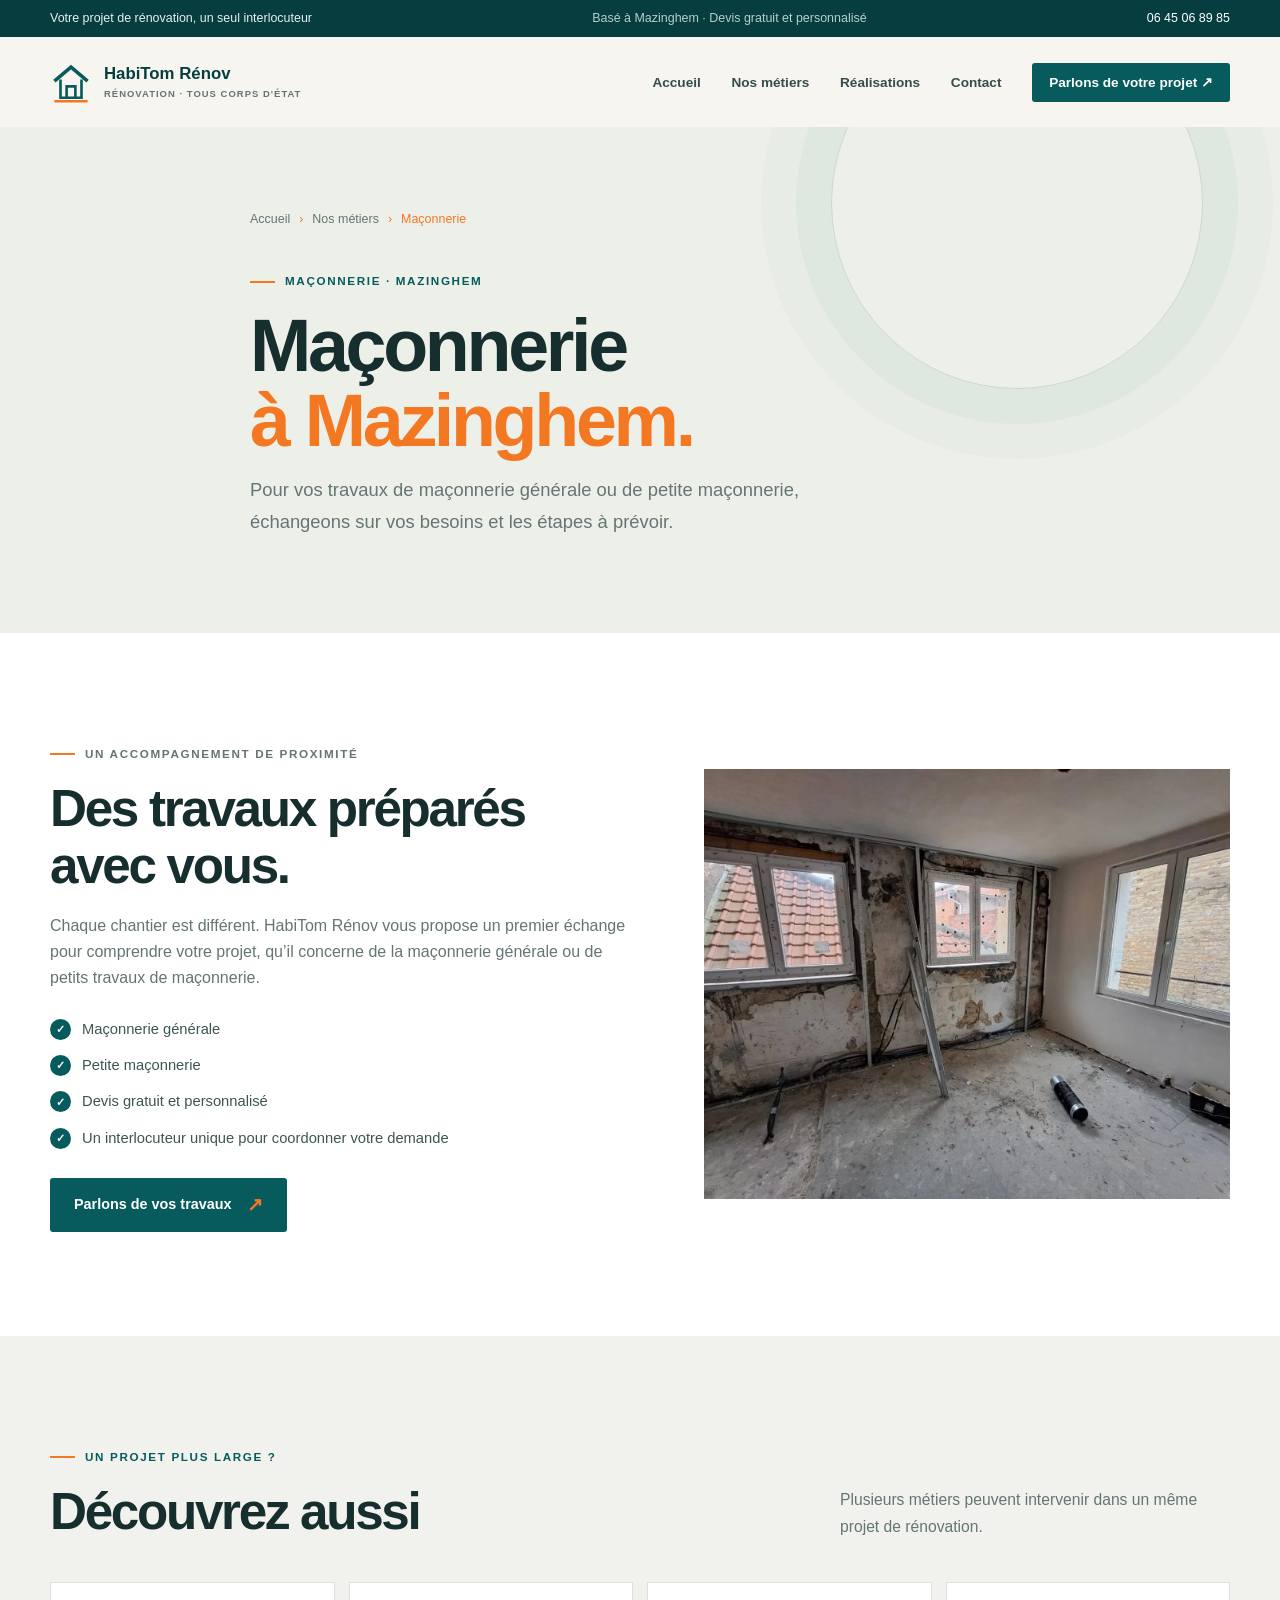
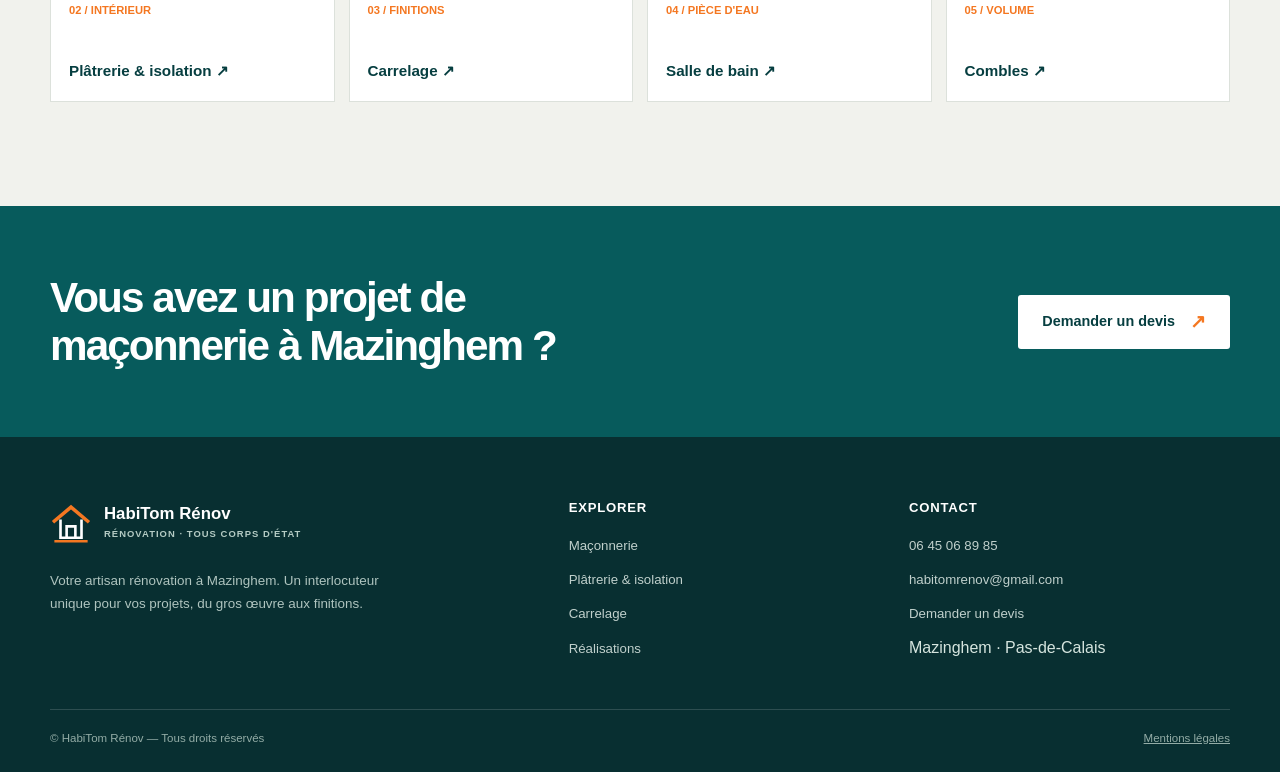
<file: maconnerie.html>
<!doctype html>
<html lang="fr">
<head>
  <meta charset="utf-8"><meta name="viewport" content="width=device-width, initial-scale=1">
  <title>Maçonnerie à Mazinghem | HabiTom Rénov</title>
  <meta name="description" content="HabiTom Rénov vous accompagne pour vos travaux de maçonnerie générale et petite maçonnerie à Mazinghem et dans les environs.">
  <meta name="theme-color" content="#075b5c"><link rel="icon" href="assets/images/logo-habitom.jpeg" type="image/jpeg"><link rel="stylesheet" href="assets/css/style.css"><script src="assets/js/main.js" defer></script>
</head>
<body>
  <a class="skip-link" href="#contenu">Aller au contenu</a>
  <div class="topbar"><div class="wrap topbar-inner"><span>Votre projet de rénovation, un seul interlocuteur</span><span class="topbar-note">Basé à Mazinghem · Devis gratuit et personnalisé</span><a href="tel:+33645068985">06 45 06 89 85</a></div></div>
  <header class="site-header"><div class="wrap header-inner"><a class="brand" href="index.html" aria-label="HabiTom Rénov, accueil"><svg class="brand-mark" viewBox="0 0 48 48" aria-hidden="true"><path d="M5 23 24 7l19 16" fill="none" stroke="#075b5c" stroke-width="4"/><path d="M12 21v21h24V21M19 42V29h10v13" fill="none" stroke="#075b5c" stroke-width="3"/><path d="M5 46h38" stroke="#f47721" stroke-width="3"/></svg><span class="brand-copy"><strong>HabiTom Rénov</strong><span>RÉNOVATION · TOUS CORPS D'ÉTAT</span></span></a><details class="nav-toggle" open><summary>Menu</summary><nav aria-label="Navigation principale"><ul class="nav-list"><li><a href="index.html">Accueil</a></li><li><a href="index.html#metiers">Nos métiers</a></li><li><a href="realisations.html">Réalisations</a></li><li><a href="devis.html">Contact</a></li><li><a class="nav-cta" href="devis.html">Parlons de votre projet <span class="arrow">↗</span></a></li></ul></nav></details></div></header>
  <main id="contenu">
    <section class="page-hero"><div class="wrap page-hero-inner"><nav class="breadcrumbs" aria-label="Fil d’Ariane"><a href="index.html">Accueil</a><span>›</span><a href="index.html#metiers">Nos métiers</a><span>›</span><span>Maçonnerie</span></nav><p class="eyebrow">Maçonnerie · Mazinghem</p><h1>Maçonnerie<br><span class="accent">à Mazinghem.</span></h1><p class="lead">Pour vos travaux de maçonnerie générale ou de petite maçonnerie, échangeons sur vos besoins et les étapes à prévoir.</p></div></section>
    <section class="section service-detail"><div class="wrap detail-grid"><div class="detail-copy"><p class="eyebrow">Un accompagnement de proximité</p><h2>Des travaux préparés<br>avec vous.</h2><p>Chaque chantier est différent. HabiTom Rénov vous propose un premier échange pour comprendre votre projet, qu’il concerne de la maçonnerie générale ou de petits travaux de maçonnerie.</p><ul class="check-list"><li>Maçonnerie générale</li><li>Petite maçonnerie</li><li>Devis gratuit et personnalisé</li><li>Un interlocuteur unique pour coordonner votre demande</li></ul><a class="button" href="devis.html">Parlons de vos travaux <span class="arrow">↗</span></a></div><div class="detail-image"><img src="assets/images/habitom-1-avant.webp" alt="Pièce avant travaux, maçonnerie intérieure visible" loading="lazy"></div></div></section>
    <section class="section related-section"><div class="wrap"><div class="section-head"><div><p class="eyebrow">Un projet plus large ?</p><h2>Découvrez aussi</h2></div><p class="lead">Plusieurs métiers peuvent intervenir dans un même projet de rénovation.</p></div><div class="related-grid"><a class="related-link" href="platrerie-isolation.html"><span>02 / INTÉRIEUR</span><strong>Plâtrerie & isolation ↗</strong></a><a class="related-link" href="carrelage.html"><span>03 / FINITIONS</span><strong>Carrelage ↗</strong></a><a class="related-link" href="salle-de-bain.html"><span>04 / PIÈCE D'EAU</span><strong>Salle de bain ↗</strong></a><a class="related-link" href="amenagement-combles.html"><span>05 / VOLUME</span><strong>Combles ↗</strong></a></div></div></section>
    <section class="cta-band"><div class="wrap cta-inner"><h2>Vous avez un projet de maçonnerie à Mazinghem&nbsp;?</h2><a class="button" href="devis.html">Demander un devis <span class="arrow">↗</span></a></div></section>
  </main>
  <footer class="site-footer"><div class="wrap"><div class="footer-grid"><div><a class="brand footer-brand" href="index.html"><svg class="brand-mark" viewBox="0 0 48 48" aria-hidden="true"><path d="M5 23 24 7l19 16" fill="none" stroke="#f47721" stroke-width="4" stroke-linecap="square"/><path d="M12 21v21h24V21M19 42V29h10v13" fill="none" stroke="#fff" stroke-width="3"/><path d="M5 46h38" stroke="#f47721" stroke-width="3"/></svg><span class="brand-copy"><strong>HabiTom Rénov</strong><span>RÉNOVATION · TOUS CORPS D'ÉTAT</span></span></a><p class="footer-about">Votre artisan rénovation à Mazinghem. Un interlocuteur unique pour vos projets, du gros œuvre aux finitions.</p></div><div class="footer-col"><h2>Explorer</h2><ul class="footer-links"><li><a href="maconnerie.html">Maçonnerie</a></li><li><a href="platrerie-isolation.html">Plâtrerie & isolation</a></li><li><a href="carrelage.html">Carrelage</a></li><li><a href="realisations.html">Réalisations</a></li></ul></div><div class="footer-col"><h2>Contact</h2><ul class="footer-links"><li><a href="tel:+33645068985">06 45 06 89 85</a></li><li><a href="mailto:habitomrenov@gmail.com">habitomrenov@gmail.com</a></li><li><a href="devis.html">Demander un devis</a></li><li><span>Mazinghem · Pas-de-Calais</span></li></ul></div></div><div class="footer-bottom"><span>© HabiTom Rénov — Tous droits réservés</span><a href="mentions-legales.html">Mentions légales</a></div></div></footer>
</body>
</html>
</file>
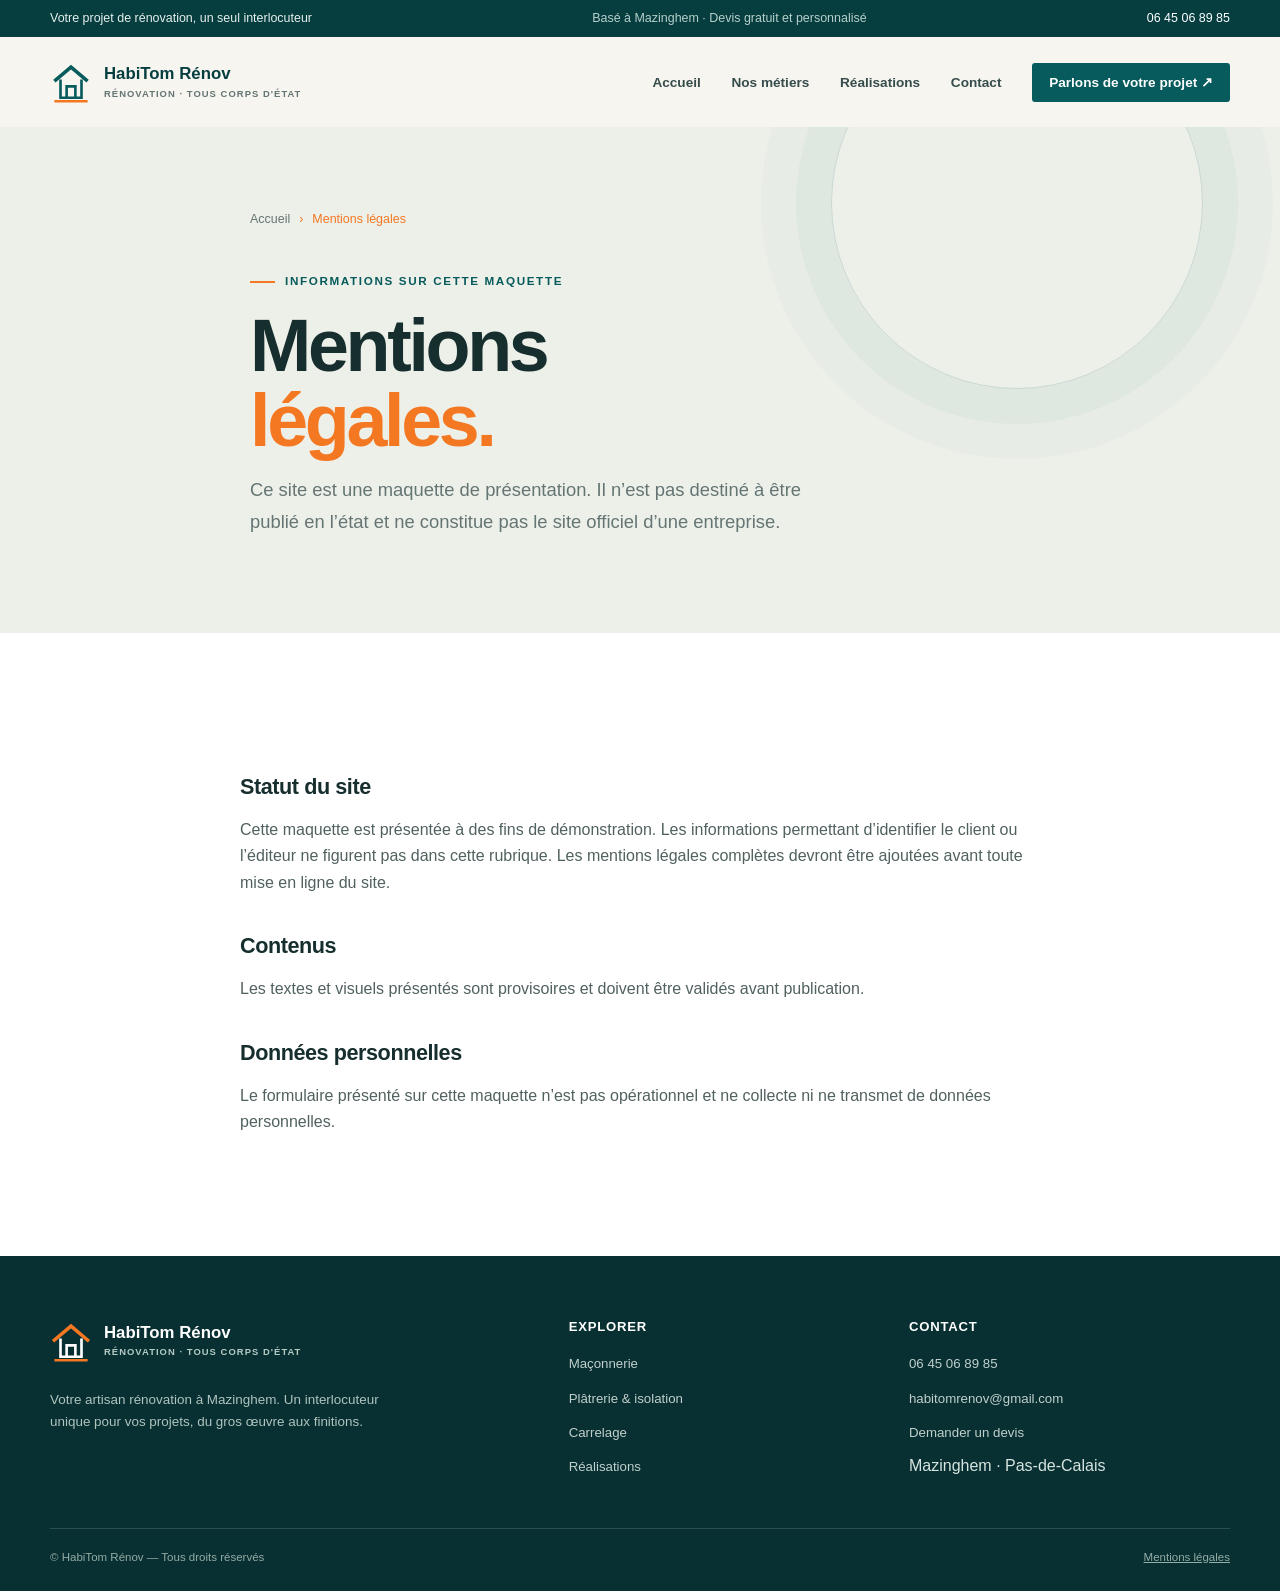
<file: mentions-legales.html>
<!doctype html>
<html lang="fr">
<head>
  <meta charset="utf-8"><meta name="viewport" content="width=device-width, initial-scale=1">
  <title>Mentions légales | Maquette</title>
  <meta name="description" content="Informations sur le statut de maquette de ce site et sur les fonctionnalités présentées.">
  <meta name="theme-color" content="#075b5c"><link rel="icon" href="assets/images/logo-habitom.jpeg" type="image/jpeg"><link rel="stylesheet" href="assets/css/style.css"><script src="assets/js/main.js" defer></script>
</head>
<body>
  <a class="skip-link" href="#contenu">Aller au contenu</a><div class="topbar"><div class="wrap topbar-inner"><span>Votre projet de rénovation, un seul interlocuteur</span><span class="topbar-note">Basé à Mazinghem · Devis gratuit et personnalisé</span><a href="tel:+33645068985">06 45 06 89 85</a></div></div>
  <header class="site-header"><div class="wrap header-inner"><a class="brand" href="index.html" aria-label="HabiTom Rénov, accueil"><svg class="brand-mark" viewBox="0 0 48 48" aria-hidden="true"><path d="M5 23 24 7l19 16" fill="none" stroke="#075b5c" stroke-width="4"/><path d="M12 21v21h24V21M19 42V29h10v13" fill="none" stroke="#075b5c" stroke-width="3"/><path d="M5 46h38" stroke="#f47721" stroke-width="3"/></svg><span class="brand-copy"><strong>HabiTom Rénov</strong><span>RÉNOVATION · TOUS CORPS D'ÉTAT</span></span></a><details class="nav-toggle" open><summary>Menu</summary><nav aria-label="Navigation principale"><ul class="nav-list"><li><a href="index.html">Accueil</a></li><li><a href="index.html#metiers">Nos métiers</a></li><li><a href="realisations.html">Réalisations</a></li><li><a href="devis.html">Contact</a></li><li><a class="nav-cta" href="devis.html">Parlons de votre projet <span class="arrow">↗</span></a></li></ul></nav></details></div></header>
  <main id="contenu"><section class="page-hero"><div class="wrap page-hero-inner"><nav class="breadcrumbs" aria-label="Fil d’Ariane"><a href="index.html">Accueil</a><span>›</span><span>Mentions légales</span></nav><p class="eyebrow">Informations sur cette maquette</p><h1>Mentions<br><span class="accent">légales.</span></h1><p class="lead">Ce site est une maquette de présentation. Il n’est pas destiné à être publié en l’état et ne constitue pas le site officiel d’une entreprise.</p></div></section>
    <section class="section legal-section"><div class="wrap legal-content">
      <h2>Statut du site</h2><p>Cette maquette est présentée à des fins de démonstration. Les informations permettant d’identifier le client ou l’éditeur ne figurent pas dans cette rubrique. Les mentions légales complètes devront être ajoutées avant toute mise en ligne du site.</p>
      <h2>Contenus</h2><p>Les textes et visuels présentés sont provisoires et doivent être validés avant publication.</p>
      <h2>Données personnelles</h2><p>Le formulaire présenté sur cette maquette n’est pas opérationnel et ne collecte ni ne transmet de données personnelles.</p>
    </div></section></main>
  <footer class="site-footer"><div class="wrap"><div class="footer-grid"><div><a class="brand footer-brand" href="index.html"><svg class="brand-mark" viewBox="0 0 48 48" aria-hidden="true"><path d="M5 23 24 7l19 16" fill="none" stroke="#f47721" stroke-width="4" stroke-linecap="square"/><path d="M12 21v21h24V21M19 42V29h10v13" fill="none" stroke="#fff" stroke-width="3"/><path d="M5 46h38" stroke="#f47721" stroke-width="3"/></svg><span class="brand-copy"><strong>HabiTom Rénov</strong><span>RÉNOVATION · TOUS CORPS D'ÉTAT</span></span></a><p class="footer-about">Votre artisan rénovation à Mazinghem. Un interlocuteur unique pour vos projets, du gros œuvre aux finitions.</p></div><div class="footer-col"><h2>Explorer</h2><ul class="footer-links"><li><a href="maconnerie.html">Maçonnerie</a></li><li><a href="platrerie-isolation.html">Plâtrerie & isolation</a></li><li><a href="carrelage.html">Carrelage</a></li><li><a href="realisations.html">Réalisations</a></li></ul></div><div class="footer-col"><h2>Contact</h2><ul class="footer-links"><li><a href="tel:+33645068985">06 45 06 89 85</a></li><li><a href="mailto:habitomrenov@gmail.com">habitomrenov@gmail.com</a></li><li><a href="devis.html">Demander un devis</a></li><li><span>Mazinghem · Pas-de-Calais</span></li></ul></div></div><div class="footer-bottom"><span>© HabiTom Rénov — Tous droits réservés</span><a href="mentions-legales.html">Mentions légales</a></div></div></footer>
</body></html>
</file>
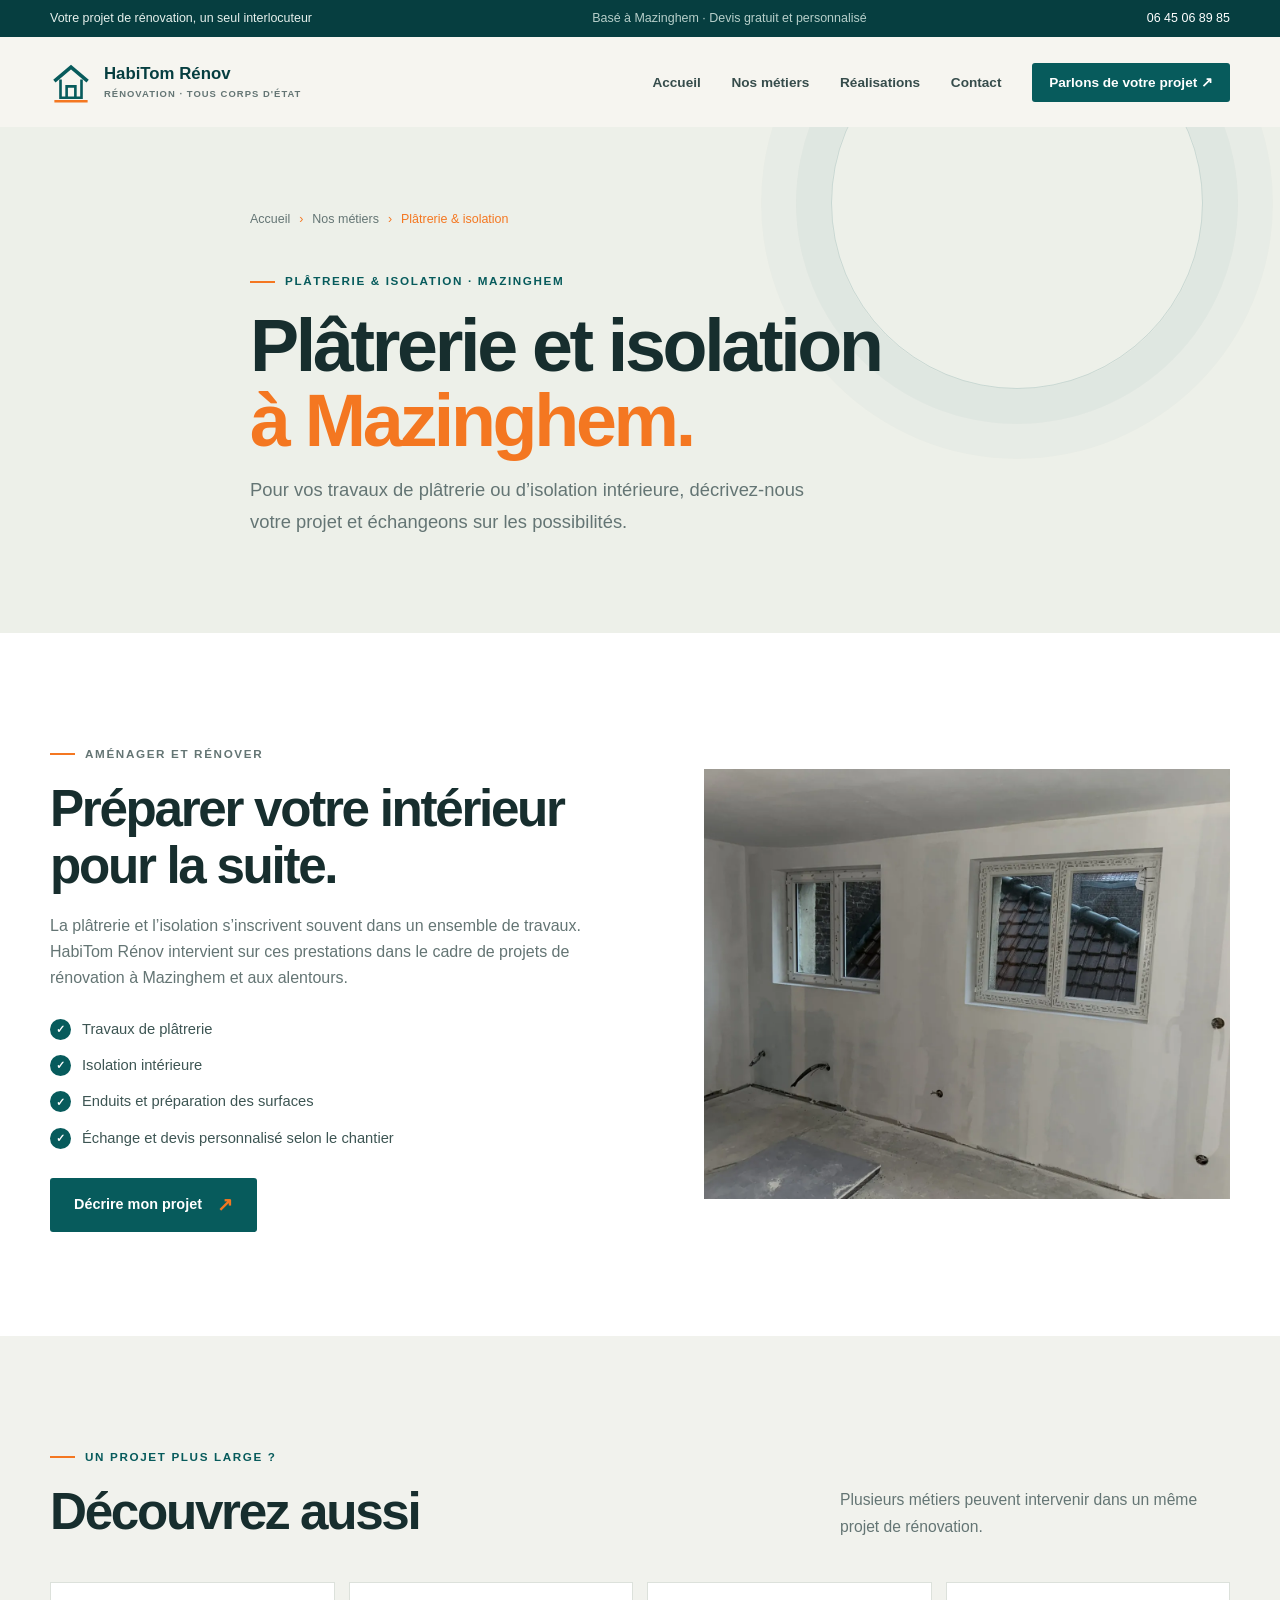
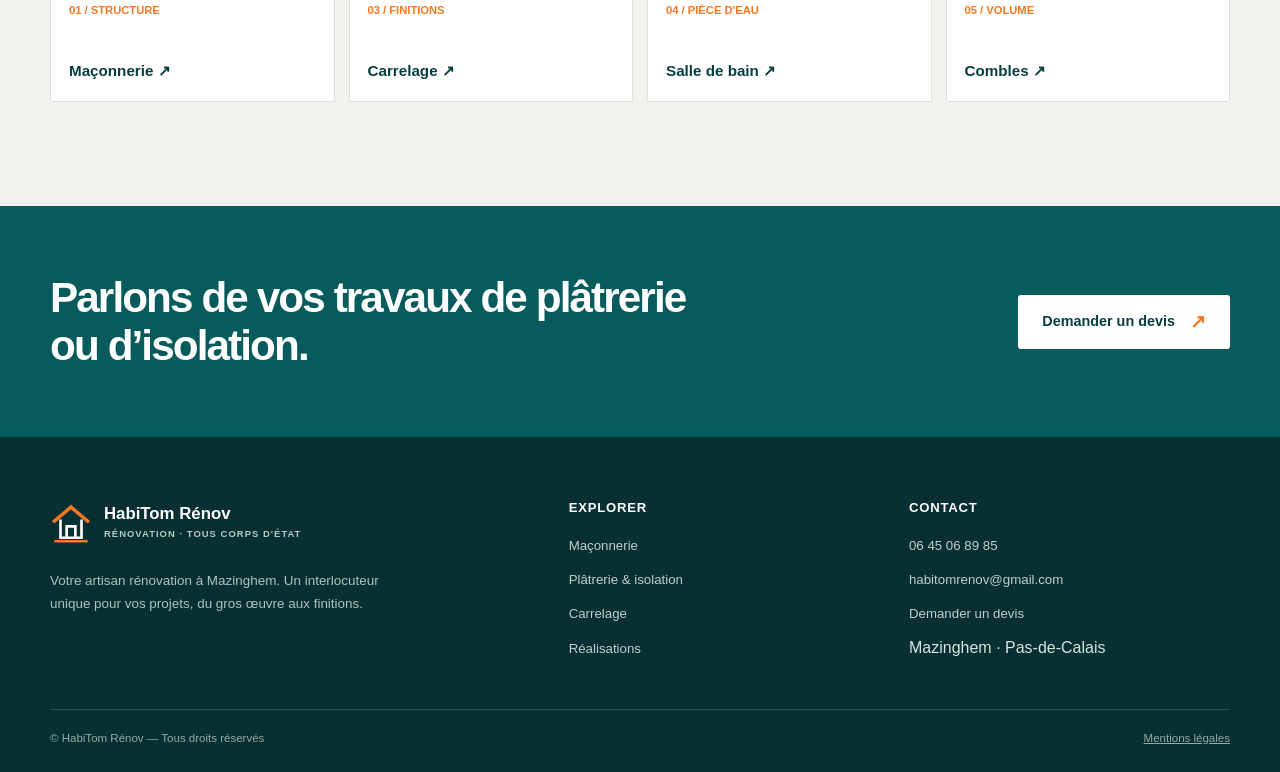
<file: platrerie-isolation.html>
<!doctype html>
<html lang="fr">
<head>
  <meta charset="utf-8"><meta name="viewport" content="width=device-width, initial-scale=1">
  <title>Plâtrerie et isolation à Mazinghem | HabiTom Rénov</title>
  <meta name="description" content="Découvrez les prestations de plâtrerie et d’isolation intérieure proposées par HabiTom Rénov à Mazinghem.">
  <meta name="theme-color" content="#075b5c"><link rel="icon" href="assets/images/logo-habitom.jpeg" type="image/jpeg"><link rel="stylesheet" href="assets/css/style.css"><script src="assets/js/main.js" defer></script>
</head>
<body>
  <a class="skip-link" href="#contenu">Aller au contenu</a><div class="topbar"><div class="wrap topbar-inner"><span>Votre projet de rénovation, un seul interlocuteur</span><span class="topbar-note">Basé à Mazinghem · Devis gratuit et personnalisé</span><a href="tel:+33645068985">06 45 06 89 85</a></div></div>
  <header class="site-header"><div class="wrap header-inner"><a class="brand" href="index.html" aria-label="HabiTom Rénov, accueil"><svg class="brand-mark" viewBox="0 0 48 48" aria-hidden="true"><path d="M5 23 24 7l19 16" fill="none" stroke="#075b5c" stroke-width="4"/><path d="M12 21v21h24V21M19 42V29h10v13" fill="none" stroke="#075b5c" stroke-width="3"/><path d="M5 46h38" stroke="#f47721" stroke-width="3"/></svg><span class="brand-copy"><strong>HabiTom Rénov</strong><span>RÉNOVATION · TOUS CORPS D'ÉTAT</span></span></a><details class="nav-toggle" open><summary>Menu</summary><nav aria-label="Navigation principale"><ul class="nav-list"><li><a href="index.html">Accueil</a></li><li><a href="index.html#metiers">Nos métiers</a></li><li><a href="realisations.html">Réalisations</a></li><li><a href="devis.html">Contact</a></li><li><a class="nav-cta" href="devis.html">Parlons de votre projet <span class="arrow">↗</span></a></li></ul></nav></details></div></header>
  <main id="contenu"><section class="page-hero"><div class="wrap page-hero-inner"><nav class="breadcrumbs" aria-label="Fil d’Ariane"><a href="index.html">Accueil</a><span>›</span><a href="index.html#metiers">Nos métiers</a><span>›</span><span>Plâtrerie & isolation</span></nav><p class="eyebrow">Plâtrerie & isolation · Mazinghem</p><h1>Plâtrerie et isolation<br><span class="accent">à Mazinghem.</span></h1><p class="lead">Pour vos travaux de plâtrerie ou d’isolation intérieure, décrivez-nous votre projet et échangeons sur les possibilités.</p></div></section>
    <section class="section service-detail"><div class="wrap detail-grid"><div class="detail-copy"><p class="eyebrow">Aménager et rénover</p><h2>Préparer votre intérieur<br>pour la suite.</h2><p>La plâtrerie et l’isolation s’inscrivent souvent dans un ensemble de travaux. HabiTom Rénov intervient sur ces prestations dans le cadre de projets de rénovation à Mazinghem et aux alentours.</p><ul class="check-list"><li>Travaux de plâtrerie</li><li>Isolation intérieure</li><li>Enduits et préparation des surfaces</li><li>Échange et devis personnalisé selon le chantier</li></ul><a class="button" href="devis.html">Décrire mon projet <span class="arrow">↗</span></a></div><div class="detail-image"><img src="assets/images/habitom-1-apres.webp" alt="Murs intérieurs préparés après travaux" loading="lazy"></div></div></section>
    <section class="section related-section"><div class="wrap"><div class="section-head"><div><p class="eyebrow">Un projet plus large ?</p><h2>Découvrez aussi</h2></div><p class="lead">Plusieurs métiers peuvent intervenir dans un même projet de rénovation.</p></div><div class="related-grid"><a class="related-link" href="maconnerie.html"><span>01 / STRUCTURE</span><strong>Maçonnerie ↗</strong></a><a class="related-link" href="carrelage.html"><span>03 / FINITIONS</span><strong>Carrelage ↗</strong></a><a class="related-link" href="salle-de-bain.html"><span>04 / PIÈCE D'EAU</span><strong>Salle de bain ↗</strong></a><a class="related-link" href="amenagement-combles.html"><span>05 / VOLUME</span><strong>Combles ↗</strong></a></div></div></section><section class="cta-band"><div class="wrap cta-inner"><h2>Parlons de vos travaux de plâtrerie ou d’isolation.</h2><a class="button" href="devis.html">Demander un devis <span class="arrow">↗</span></a></div></section></main>
  <footer class="site-footer"><div class="wrap"><div class="footer-grid"><div><a class="brand footer-brand" href="index.html"><svg class="brand-mark" viewBox="0 0 48 48" aria-hidden="true"><path d="M5 23 24 7l19 16" fill="none" stroke="#f47721" stroke-width="4" stroke-linecap="square"/><path d="M12 21v21h24V21M19 42V29h10v13" fill="none" stroke="#fff" stroke-width="3"/><path d="M5 46h38" stroke="#f47721" stroke-width="3"/></svg><span class="brand-copy"><strong>HabiTom Rénov</strong><span>RÉNOVATION · TOUS CORPS D'ÉTAT</span></span></a><p class="footer-about">Votre artisan rénovation à Mazinghem. Un interlocuteur unique pour vos projets, du gros œuvre aux finitions.</p></div><div class="footer-col"><h2>Explorer</h2><ul class="footer-links"><li><a href="maconnerie.html">Maçonnerie</a></li><li><a href="platrerie-isolation.html">Plâtrerie & isolation</a></li><li><a href="carrelage.html">Carrelage</a></li><li><a href="realisations.html">Réalisations</a></li></ul></div><div class="footer-col"><h2>Contact</h2><ul class="footer-links"><li><a href="tel:+33645068985">06 45 06 89 85</a></li><li><a href="mailto:habitomrenov@gmail.com">habitomrenov@gmail.com</a></li><li><a href="devis.html">Demander un devis</a></li><li><span>Mazinghem · Pas-de-Calais</span></li></ul></div></div><div class="footer-bottom"><span>© HabiTom Rénov — Tous droits réservés</span><a href="mentions-legales.html">Mentions légales</a></div></div></footer>
</body></html>
</file>
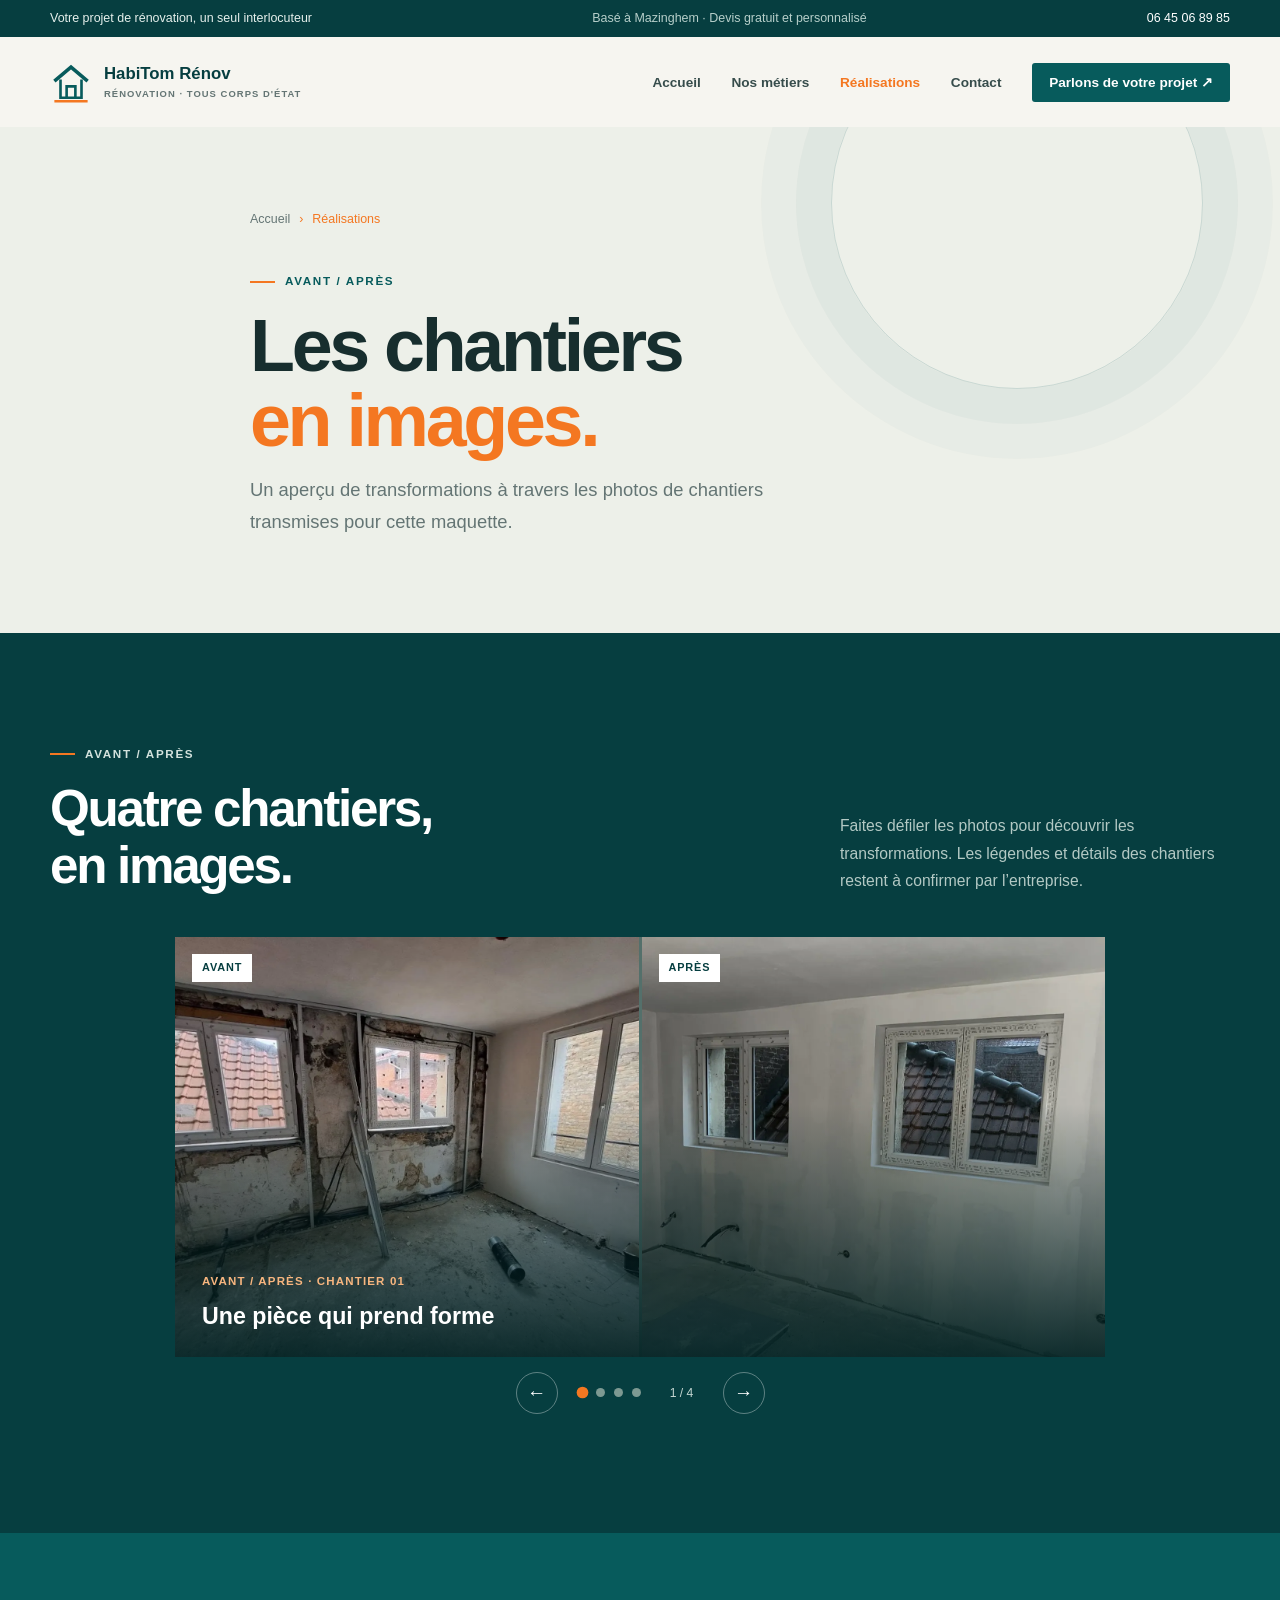
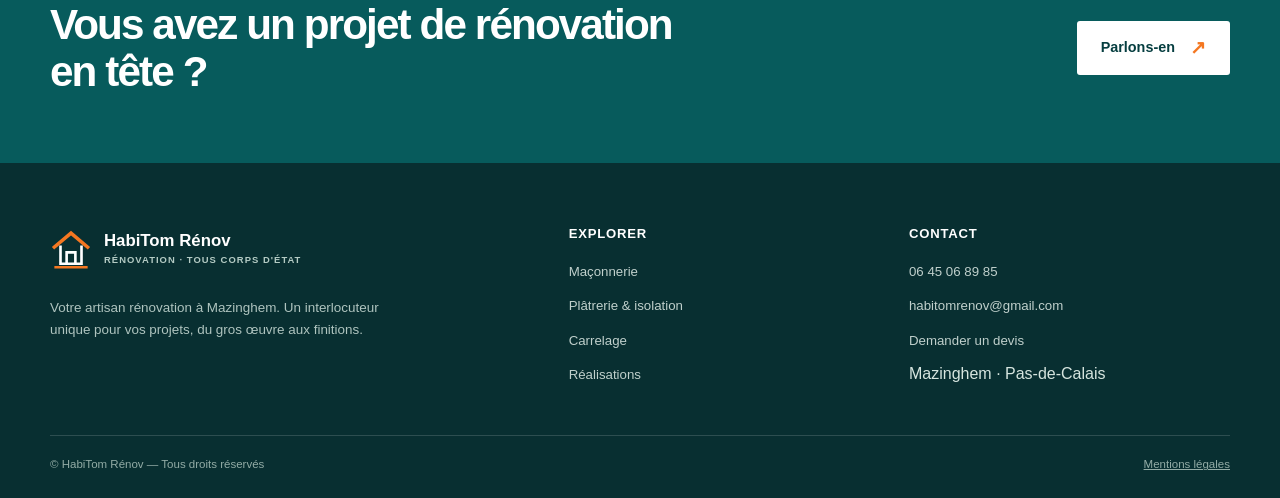
<file: realisations.html>
<!doctype html>
<html lang="fr">
<head>
  <meta charset="utf-8"><meta name="viewport" content="width=device-width, initial-scale=1">
  <title>Réalisations | HabiTom Rénov à Mazinghem</title>
  <meta name="description" content="Découvrez quelques photos avant/après de travaux partagées par HabiTom Rénov, artisan rénovation à Mazinghem.">
  <meta name="theme-color" content="#075b5c"><link rel="icon" href="assets/images/logo-habitom.jpeg" type="image/jpeg"><link rel="stylesheet" href="assets/css/style.css"><script src="assets/js/main.js" defer></script>
</head>
<body>
  <a class="skip-link" href="#contenu">Aller au contenu</a><div class="topbar"><div class="wrap topbar-inner"><span>Votre projet de rénovation, un seul interlocuteur</span><span class="topbar-note">Basé à Mazinghem · Devis gratuit et personnalisé</span><a href="tel:+33645068985">06 45 06 89 85</a></div></div>
  <header class="site-header"><div class="wrap header-inner"><a class="brand" href="index.html" aria-label="HabiTom Rénov, accueil"><svg class="brand-mark" viewBox="0 0 48 48" aria-hidden="true"><path d="M5 23 24 7l19 16" fill="none" stroke="#075b5c" stroke-width="4"/><path d="M12 21v21h24V21M19 42V29h10v13" fill="none" stroke="#075b5c" stroke-width="3"/><path d="M5 46h38" stroke="#f47721" stroke-width="3"/></svg><span class="brand-copy"><strong>HabiTom Rénov</strong><span>RÉNOVATION · TOUS CORPS D'ÉTAT</span></span></a><details class="nav-toggle" open><summary>Menu</summary><nav aria-label="Navigation principale"><ul class="nav-list"><li><a href="index.html">Accueil</a></li><li><a href="index.html#metiers">Nos métiers</a></li><li><a href="realisations.html" aria-current="page">Réalisations</a></li><li><a href="devis.html">Contact</a></li><li><a class="nav-cta" href="devis.html">Parlons de votre projet <span class="arrow">↗</span></a></li></ul></nav></details></div></header>
  <main id="contenu"><section class="page-hero"><div class="wrap page-hero-inner"><nav class="breadcrumbs" aria-label="Fil d’Ariane"><a href="index.html">Accueil</a><span>›</span><span>Réalisations</span></nav><p class="eyebrow">Avant / après</p><h1>Les chantiers<br><span class="accent">en images.</span></h1><p class="lead">Un aperçu de transformations à travers les photos de chantiers transmises pour cette maquette.</p></div></section>
    <section class="section project-section">
      <div class="wrap">
        <div class="section-head"><div><p class="eyebrow">Avant / après</p><h2>Quatre chantiers,<br>en images.</h2></div><p class="lead">Faites défiler les photos pour découvrir les transformations. Les légendes et détails des chantiers restent à confirmer par l’entreprise.</p></div>
        <div class="project-carousel" role="region" aria-roledescription="carrousel" aria-label="Photos des chantiers" tabindex="0">
          <div class="project-slides">
            <article class="project-slide" role="group" aria-roledescription="diapositive" aria-label="1 sur 4">
              <div class="project-slide-images">
                <figure><img src="assets/images/habitom-1-avant.webp" alt="Pièce avant travaux, murs en cours de préparation" loading="lazy"><figcaption>Avant</figcaption></figure>
                <figure><img src="assets/images/habitom-1-apres.webp" alt="Pièce après travaux, murs enduits et fenêtres posées" loading="lazy"><figcaption>Après</figcaption></figure>
              </div>
              <div class="project-card-copy"><span>Avant / après · Chantier 01</span><h3>Une pièce qui prend forme</h3></div>
            </article>
            <article class="project-slide" role="group" aria-roledescription="diapositive" aria-label="2 sur 4" hidden>
              <div class="project-slide-images">
                <figure><img src="assets/images/habitom-2-avant.webp" alt="Espace intérieur en travaux, avant finition" loading="lazy"><figcaption>Avant</figcaption></figure>
                <figure><img src="assets/images/habitom-2-apres.webp" alt="Espace intérieur après travaux, porte et sol posés" loading="lazy"><figcaption>Après</figcaption></figure>
              </div>
              <div class="project-card-copy"><span>Avant / après · Chantier 02</span><h3>Un intérieur qui se dessine</h3></div>
            </article>
            <article class="project-slide" role="group" aria-roledescription="diapositive" aria-label="3 sur 4" hidden>
              <div class="project-slide-images">
                <figure><img src="assets/images/habitom-3-avant.webp" alt="Espace intérieur avant travaux de rénovation" loading="lazy"><figcaption>Avant</figcaption></figure>
                <figure><img src="assets/images/habitom-3-apres.webp" alt="Espace intérieur après travaux de rénovation" loading="lazy"><figcaption>Après</figcaption></figure>
              </div>
              <div class="project-card-copy"><span>Avant / après · Chantier 03</span><h3>Un espace rénové</h3></div>
            </article>
            <article class="project-slide" role="group" aria-roledescription="diapositive" aria-label="4 sur 4" hidden>
              <div class="project-slide-images">
                <figure><img src="assets/images/habitom-4-avant.webp" alt="Espace intérieur avant travaux de rénovation" loading="lazy"><figcaption>Avant</figcaption></figure>
                <figure><img src="assets/images/habitom-4-apres.webp" alt="Espace après travaux, aperçu d'un intérieur rénové" loading="lazy"><figcaption>Après</figcaption></figure>
              </div>
              <div class="project-card-copy"><span>Avant / après · Chantier 04</span><h3>Un espace rénové</h3></div>
            </article>
          </div>
          <div class="project-carousel-controls">
            <button class="carousel-arrow" type="button" data-carousel-previous aria-label="Afficher le chantier précédent">←</button>
            <div class="carousel-dots" aria-label="Choisir un chantier">
              <button type="button" aria-label="Afficher le chantier 1" aria-current="true"></button>
              <button type="button" aria-label="Afficher le chantier 2"></button>
              <button type="button" aria-label="Afficher le chantier 3"></button>
              <button type="button" aria-label="Afficher le chantier 4"></button>
            </div>
            <span class="carousel-status" aria-live="polite">1 / 4</span>
            <button class="carousel-arrow" type="button" data-carousel-next aria-label="Afficher le chantier suivant">→</button>
          </div>
        </div>
      </div>
    </section>
    <section class="cta-band"><div class="wrap cta-inner"><h2>Vous avez un projet de rénovation en tête&nbsp;?</h2><a class="button" href="devis.html">Parlons-en <span class="arrow">↗</span></a></div></section></main>
  <footer class="site-footer"><div class="wrap"><div class="footer-grid"><div><a class="brand footer-brand" href="index.html"><svg class="brand-mark" viewBox="0 0 48 48" aria-hidden="true"><path d="M5 23 24 7l19 16" fill="none" stroke="#f47721" stroke-width="4" stroke-linecap="square"/><path d="M12 21v21h24V21M19 42V29h10v13" fill="none" stroke="#fff" stroke-width="3"/><path d="M5 46h38" stroke="#f47721" stroke-width="3"/></svg><span class="brand-copy"><strong>HabiTom Rénov</strong><span>RÉNOVATION · TOUS CORPS D'ÉTAT</span></span></a><p class="footer-about">Votre artisan rénovation à Mazinghem. Un interlocuteur unique pour vos projets, du gros œuvre aux finitions.</p></div><div class="footer-col"><h2>Explorer</h2><ul class="footer-links"><li><a href="maconnerie.html">Maçonnerie</a></li><li><a href="platrerie-isolation.html">Plâtrerie & isolation</a></li><li><a href="carrelage.html">Carrelage</a></li><li><a href="realisations.html">Réalisations</a></li></ul></div><div class="footer-col"><h2>Contact</h2><ul class="footer-links"><li><a href="tel:+33645068985">06 45 06 89 85</a></li><li><a href="mailto:habitomrenov@gmail.com">habitomrenov@gmail.com</a></li><li><a href="devis.html">Demander un devis</a></li><li><span>Mazinghem · Pas-de-Calais</span></li></ul></div></div><div class="footer-bottom"><span>© HabiTom Rénov — Tous droits réservés</span><a href="mentions-legales.html">Mentions légales</a></div></div></footer>
</body></html>
</file>
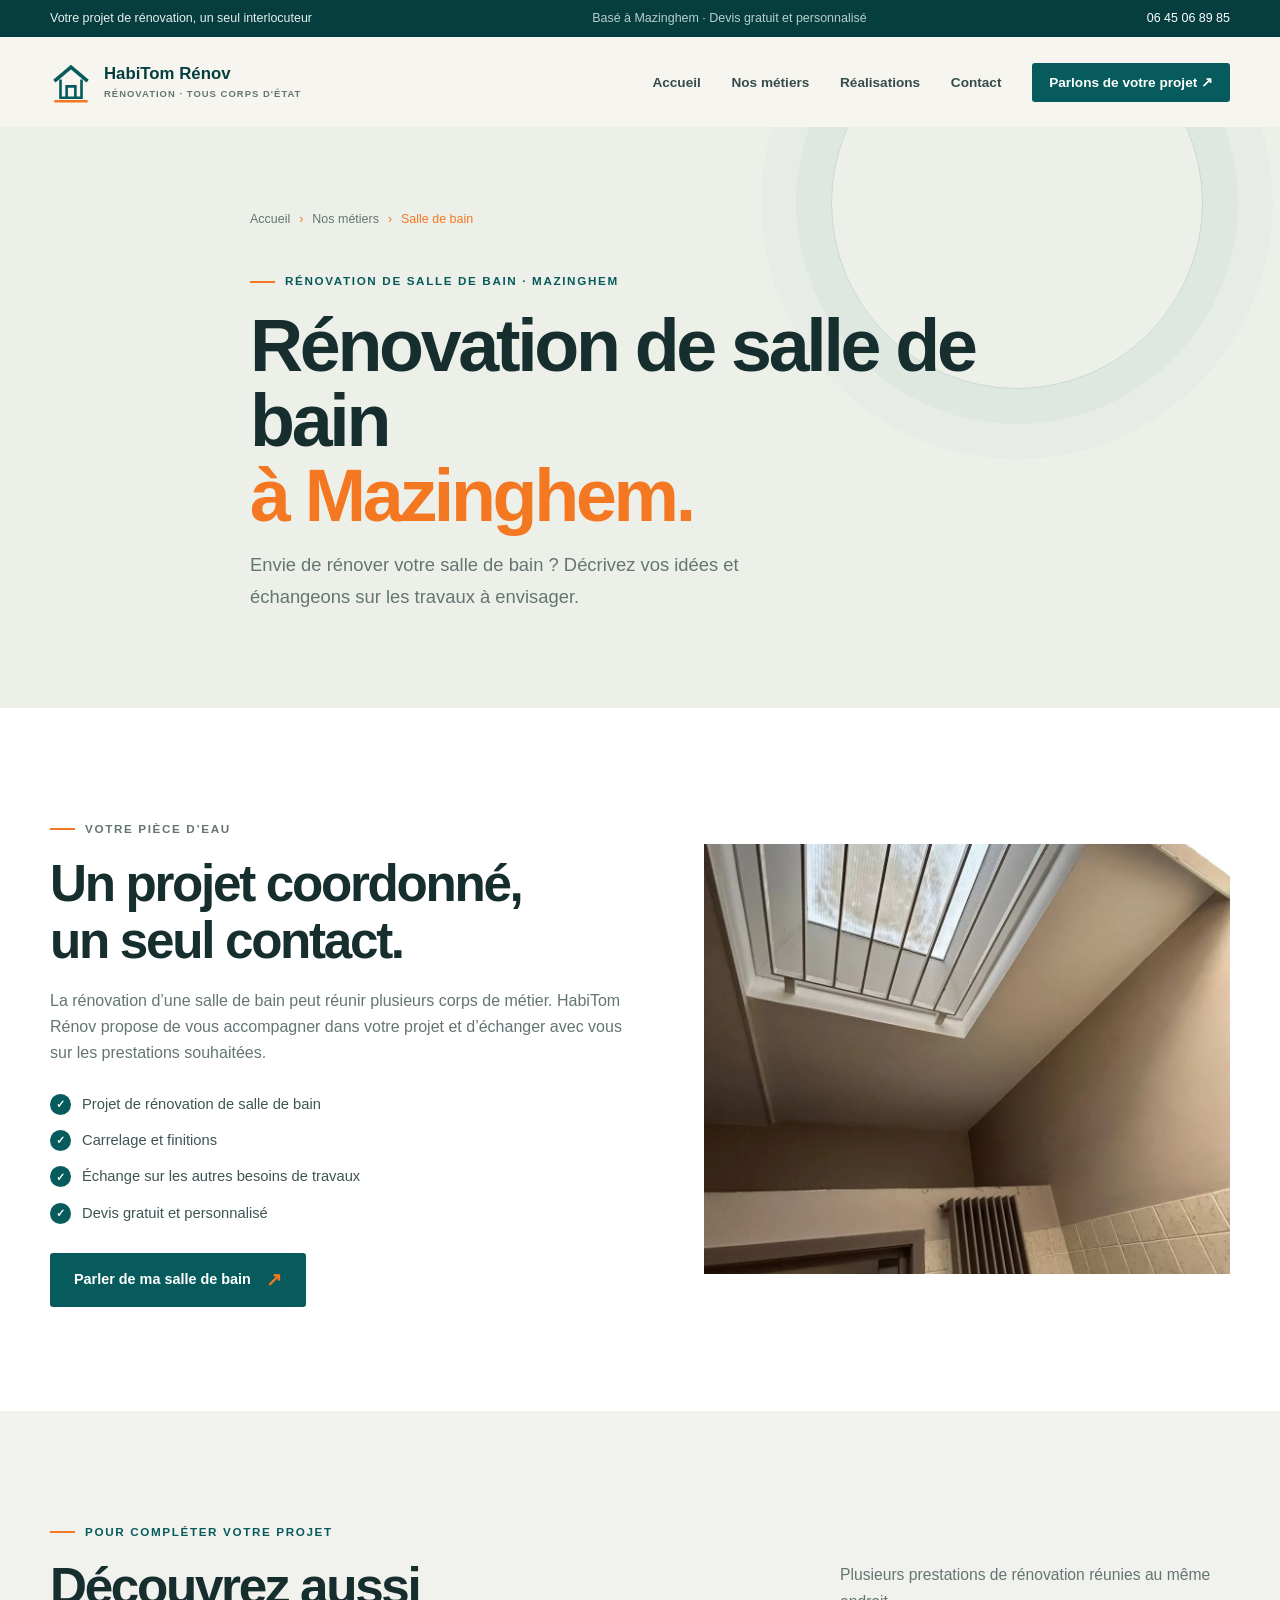
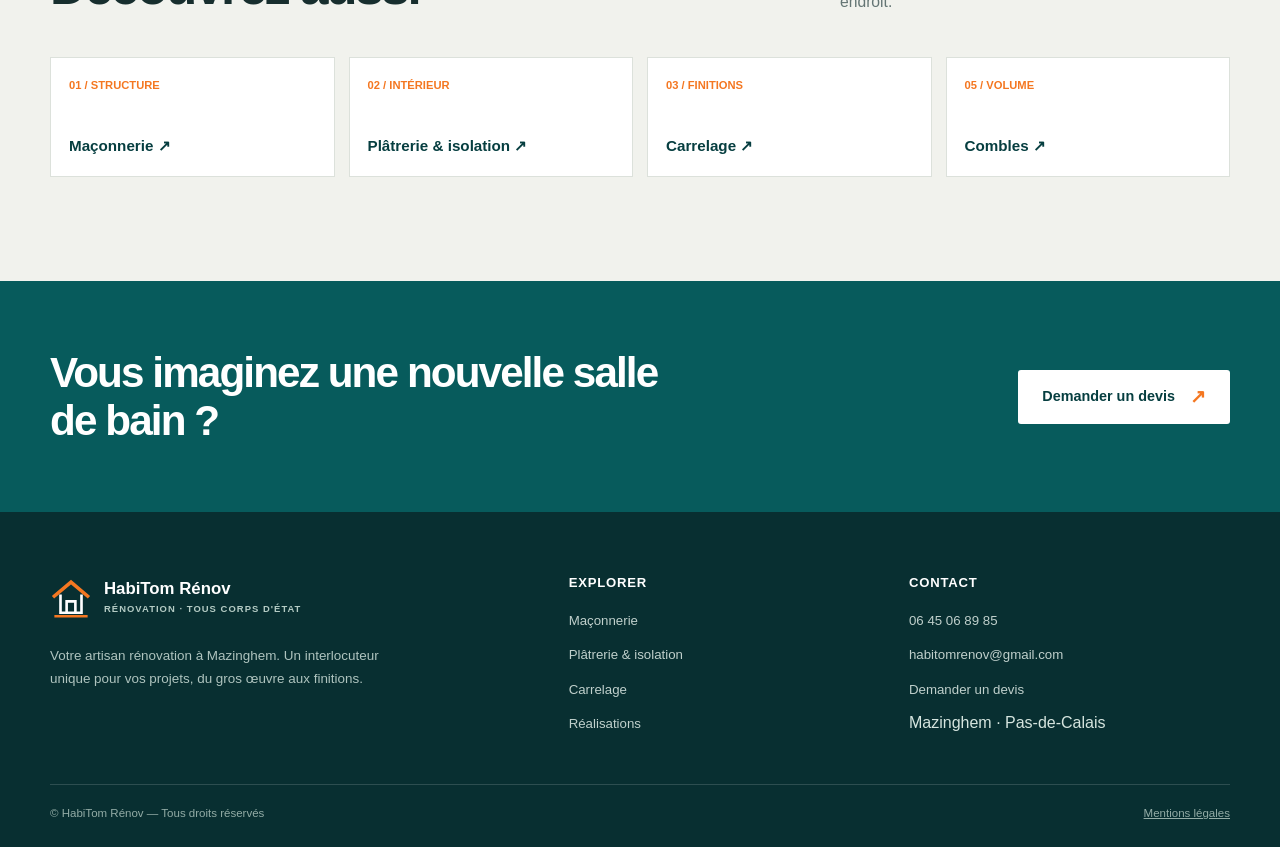
<file: salle-de-bain.html>
<!doctype html>
<html lang="fr">
<head>
  <meta charset="utf-8"><meta name="viewport" content="width=device-width, initial-scale=1">
  <title>Rénovation de salle de bain à Mazinghem | HabiTom Rénov</title>
  <meta name="description" content="Un projet de salle de bain à rénover à Mazinghem ? HabiTom Rénov vous accompagne et établit un devis personnalisé.">
  <meta name="theme-color" content="#075b5c"><link rel="icon" href="assets/images/logo-habitom.jpeg" type="image/jpeg"><link rel="stylesheet" href="assets/css/style.css"><script src="assets/js/main.js" defer></script>
</head>
<body>
  <a class="skip-link" href="#contenu">Aller au contenu</a><div class="topbar"><div class="wrap topbar-inner"><span>Votre projet de rénovation, un seul interlocuteur</span><span class="topbar-note">Basé à Mazinghem · Devis gratuit et personnalisé</span><a href="tel:+33645068985">06 45 06 89 85</a></div></div>
  <header class="site-header"><div class="wrap header-inner"><a class="brand" href="index.html" aria-label="HabiTom Rénov, accueil"><svg class="brand-mark" viewBox="0 0 48 48" aria-hidden="true"><path d="M5 23 24 7l19 16" fill="none" stroke="#075b5c" stroke-width="4"/><path d="M12 21v21h24V21M19 42V29h10v13" fill="none" stroke="#075b5c" stroke-width="3"/><path d="M5 46h38" stroke="#f47721" stroke-width="3"/></svg><span class="brand-copy"><strong>HabiTom Rénov</strong><span>RÉNOVATION · TOUS CORPS D'ÉTAT</span></span></a><details class="nav-toggle" open><summary>Menu</summary><nav aria-label="Navigation principale"><ul class="nav-list"><li><a href="index.html">Accueil</a></li><li><a href="index.html#metiers">Nos métiers</a></li><li><a href="realisations.html">Réalisations</a></li><li><a href="devis.html">Contact</a></li><li><a class="nav-cta" href="devis.html">Parlons de votre projet <span class="arrow">↗</span></a></li></ul></nav></details></div></header>
  <main id="contenu"><section class="page-hero"><div class="wrap page-hero-inner"><nav class="breadcrumbs" aria-label="Fil d’Ariane"><a href="index.html">Accueil</a><span>›</span><a href="index.html#metiers">Nos métiers</a><span>›</span><span>Salle de bain</span></nav><p class="eyebrow">Rénovation de salle de bain · Mazinghem</p><h1>Rénovation de salle de bain<br><span class="accent">à Mazinghem.</span></h1><p class="lead">Envie de rénover votre salle de bain ? Décrivez vos idées et échangeons sur les travaux à envisager.</p></div></section>
    <section class="section service-detail"><div class="wrap detail-grid"><div class="detail-copy"><p class="eyebrow">Votre pièce d’eau</p><h2>Un projet coordonné,<br>un seul contact.</h2><p>La rénovation d’une salle de bain peut réunir plusieurs corps de métier. HabiTom Rénov propose de vous accompagner dans votre projet et d’échanger avec vous sur les prestations souhaitées.</p><ul class="check-list"><li>Projet de rénovation de salle de bain</li><li>Carrelage et finitions</li><li>Échange sur les autres besoins de travaux</li><li>Devis gratuit et personnalisé</li></ul><a class="button" href="devis.html">Parler de ma salle de bain <span class="arrow">↗</span></a></div><div class="detail-image"><img src="assets/images/habitom-3-apres.webp" alt="Vue d’un espace intérieur rénové" loading="lazy"></div></div></section>
    <section class="section related-section"><div class="wrap"><div class="section-head"><div><p class="eyebrow">Pour compléter votre projet</p><h2>Découvrez aussi</h2></div><p class="lead">Plusieurs prestations de rénovation réunies au même endroit.</p></div><div class="related-grid"><a class="related-link" href="maconnerie.html"><span>01 / STRUCTURE</span><strong>Maçonnerie ↗</strong></a><a class="related-link" href="platrerie-isolation.html"><span>02 / INTÉRIEUR</span><strong>Plâtrerie & isolation ↗</strong></a><a class="related-link" href="carrelage.html"><span>03 / FINITIONS</span><strong>Carrelage ↗</strong></a><a class="related-link" href="amenagement-combles.html"><span>05 / VOLUME</span><strong>Combles ↗</strong></a></div></div></section><section class="cta-band"><div class="wrap cta-inner"><h2>Vous imaginez une nouvelle salle de bain&nbsp;?</h2><a class="button" href="devis.html">Demander un devis <span class="arrow">↗</span></a></div></section></main>
  <footer class="site-footer"><div class="wrap"><div class="footer-grid"><div><a class="brand footer-brand" href="index.html"><svg class="brand-mark" viewBox="0 0 48 48" aria-hidden="true"><path d="M5 23 24 7l19 16" fill="none" stroke="#f47721" stroke-width="4" stroke-linecap="square"/><path d="M12 21v21h24V21M19 42V29h10v13" fill="none" stroke="#fff" stroke-width="3"/><path d="M5 46h38" stroke="#f47721" stroke-width="3"/></svg><span class="brand-copy"><strong>HabiTom Rénov</strong><span>RÉNOVATION · TOUS CORPS D'ÉTAT</span></span></a><p class="footer-about">Votre artisan rénovation à Mazinghem. Un interlocuteur unique pour vos projets, du gros œuvre aux finitions.</p></div><div class="footer-col"><h2>Explorer</h2><ul class="footer-links"><li><a href="maconnerie.html">Maçonnerie</a></li><li><a href="platrerie-isolation.html">Plâtrerie & isolation</a></li><li><a href="carrelage.html">Carrelage</a></li><li><a href="realisations.html">Réalisations</a></li></ul></div><div class="footer-col"><h2>Contact</h2><ul class="footer-links"><li><a href="tel:+33645068985">06 45 06 89 85</a></li><li><a href="mailto:habitomrenov@gmail.com">habitomrenov@gmail.com</a></li><li><a href="devis.html">Demander un devis</a></li><li><span>Mazinghem · Pas-de-Calais</span></li></ul></div></div><div class="footer-bottom"><span>© HabiTom Rénov — Tous droits réservés</span><a href="mentions-legales.html">Mentions légales</a></div></div></footer>
</body></html>
</file>
<file: assets/css/style.css>
:root {
  color-scheme: light;
  --teal: #075b5c;
  --teal-dark: #063e40;
  --orange: #f47721;
  --ink: #172e2e;
  --muted: #647574;
  --paper: #f6f5f0;
  --white: #fff;
  --line: #e4e6df;
  --sans: 'Segoe UI', Arial, sans-serif;
  --display: 'Segoe UI', Arial, sans-serif;
  --content: 1180px;
}

* { box-sizing: border-box; }
html { scroll-behavior: smooth; }
body {
  margin: 0;
  color: var(--ink);
  background: var(--paper);
  font-family: var(--sans);
  font-size: 16px;
  line-height: 1.65;
  -webkit-font-smoothing: antialiased;
}
img { display: block; max-width: 100%; }
a { color: inherit; }
button, input, select, textarea { font: inherit; }
button, a { -webkit-tap-highlight-color: transparent; }
::selection { color: var(--white); background: var(--teal); }

.skip-link {
  position: absolute;
  z-index: 20;
  top: 10px;
  left: 10px;
  padding: 10px 14px;
  transform: translateY(-160%);
  color: var(--white);
  background: var(--teal-dark);
}
.skip-link:focus { transform: translateY(0); }
.wrap { width: min(var(--content), calc(100% - 48px)); margin-inline: auto; }
.eyebrow {
  display: inline-flex;
  align-items: center;
  gap: 10px;
  margin: 0 0 18px;
  color: var(--teal);
  font-size: .73rem;
  font-weight: 700;
  letter-spacing: .14em;
  line-height: 1.4;
  text-transform: uppercase;
}
.eyebrow::before { width: 25px; height: 2px; content: ''; background: var(--orange); }
h1, h2, h3, p { margin-top: 0; }
h1, h2, h3 { font-family: var(--display); }
h1, h2 { letter-spacing: -.045em; }
h1 { margin-bottom: 22px; font-size: clamp(2.8rem, 6vw, 5.55rem); font-weight: 600; line-height: 1.02; }
h2 { margin-bottom: 18px; font-size: clamp(2rem, 4vw, 3.2rem); font-weight: 600; line-height: 1.12; }
h3 { margin-bottom: 10px; font-size: 1.2rem; line-height: 1.3; }
.accent { color: var(--orange); }
.lead { max-width: 590px; color: var(--muted); font-size: clamp(1.02rem, 1.7vw, 1.15rem); line-height: 1.75; }
.section { padding: 104px 0; }
.section-head { display: flex; align-items: end; justify-content: space-between; gap: 30px; margin-bottom: 42px; }
.section-head h2 { max-width: 600px; margin-bottom: 0; }
.section-head .lead { max-width: 390px; margin-bottom: 0; font-size: .98rem; }

.topbar { color: #e6f0ec; background: var(--teal-dark); font-size: .78rem; }
.topbar-inner { display: flex; min-height: 37px; align-items: center; justify-content: space-between; gap: 20px; }
.topbar a { color: var(--white); text-decoration: none; }
.topbar .topbar-note { color: #b7cfca; }
.site-header { position: relative; z-index: 5; background: var(--paper); }
.header-inner { display: flex; min-height: 90px; align-items: center; justify-content: space-between; gap: 28px; }
.brand { display: inline-flex; flex: 0 0 auto; align-items: center; gap: 12px; color: var(--teal-dark); text-decoration: none; }
.brand-mark { width: 42px; height: 42px; }
.brand-copy { display: flex; flex-direction: column; line-height: 1.15; }
.brand-copy strong { font-family: Arial, sans-serif; font-size: 1.05rem; font-weight: 600; letter-spacing: 0; }
.brand-copy span { margin-top: 5px; color: var(--muted); font-size: .59rem; font-weight: 700; letter-spacing: .11em; }
.nav-toggle { position: relative; }
.nav-toggle summary { display: none; }
.nav-list { display: flex; align-items: center; gap: clamp(16px, 2.4vw, 33px); margin: 0; padding: 0; list-style: none; }
.nav-list a { color: #364c4b; font-size: .85rem; font-weight: 600; text-decoration: none; transition: color .2s ease; }
.nav-list a:hover, .nav-list a[aria-current="page"] { color: var(--orange); }
.nav-list .nav-cta { padding: 12px 17px; border-radius: 3px; color: var(--white); background: var(--teal); }
.nav-list .nav-cta:hover { color: var(--white); background: var(--teal-dark); }

.button {
  display: inline-flex;
  min-height: 54px;
  align-items: center;
  justify-content: center;
  gap: 15px;
  padding: 0 23px;
  border: 1px solid transparent;
  border-radius: 3px;
  color: var(--white);
  background: var(--teal);
  font-size: .9rem;
  font-weight: 700;
  text-decoration: none;
  transition: background .2s ease, transform .2s ease;
}
.button:hover { transform: translateY(-2px); background: var(--teal-dark); }
.button .arrow { color: var(--orange); font-size: 1.2rem; }
.button-secondary { border-color: #b7c6c1; color: var(--teal-dark); background: transparent; }
.button-secondary:hover { color: var(--white); background: var(--teal-dark); }
.text-link { display: inline-flex; align-items: center; gap: 10px; color: var(--teal); font-weight: 700; text-decoration: none; }
.text-link span { color: var(--orange); transition: transform .2s ease; }
.text-link:hover span { transform: translateX(4px); }

.hero { position: relative; overflow: hidden; padding: 72px 0 86px; background: var(--paper); }
.hero::before { position: absolute; top: 0; right: 0; width: 43%; height: 100%; content: ''; background: #e9eee8; }
.hero-grid { position: relative; display: grid; grid-template-columns: 1.03fr .97fr; align-items: center; gap: 58px; }
.hero-copy { position: relative; z-index: 1; padding: 14px 0; }
.hero h1 span { display: block; color: var(--teal); }
.hero .lead { max-width: 520px; margin-bottom: 30px; }
.hero-actions { display: flex; flex-wrap: wrap; align-items: center; gap: 13px; }
.hero-note { display: flex; align-items: center; gap: 11px; margin-top: 32px; color: var(--muted); font-size: .82rem; }
.hero-note::before { width: 7px; height: 7px; border-radius: 50%; content: ''; background: var(--orange); }
.hero-visual { position: relative; min-height: 515px; }
.hero-image { position: absolute; inset: 0 38px 28px 0; overflow: hidden; border-radius: 2px; background: #d3d9d4; }
.hero-image img { width: 100%; height: 100%; object-fit: cover; object-position: center; }
.hero-image::after { position: absolute; inset: 35% 0 0; content: ''; background: linear-gradient(transparent, rgb(6 35 36 / .36)); }
.hero-stamp {
  position: absolute;
  right: 0;
  bottom: 0;
  display: grid;
  width: 164px;
  aspect-ratio: 1;
  align-content: center;
  padding: 20px;
  border: 8px solid var(--paper);
  border-radius: 50%;
  color: var(--white);
  background: var(--orange);
  text-align: center;
}
.hero-stamp strong { font-family: var(--display); font-size: 1.22rem; line-height: 1.1; }
.hero-stamp span { margin-top: 7px; font-size: .67rem; font-weight: 600; line-height: 1.3; }
.hero-label { position: absolute; bottom: 48px; left: 24px; z-index: 1; color: var(--white); font-size: .79rem; font-weight: 600; }

.trust-row { border-top: 1px solid var(--line); border-bottom: 1px solid var(--line); background: #fbfaf6; }
.trust-grid { display: grid; grid-template-columns: repeat(4, 1fr); }
.trust-item { display: flex; min-height: 98px; align-items: center; gap: 13px; padding: 18px 22px; border-right: 1px solid var(--line); }
.trust-item:first-child { padding-left: 0; }
.trust-item:last-child { border-right: 0; }
.trust-icon { display: grid; width: 34px; height: 34px; flex: 0 0 auto; place-items: center; border: 1px solid #d8e2dd; border-radius: 50%; color: var(--orange); font-family: var(--display); font-size: .8rem; font-weight: 800; }
.trust-item strong { display: block; font-family: var(--display); font-size: .87rem; line-height: 1.35; }
.trust-item div > span { display: block; margin-top: 2px; color: var(--muted); font-size: .73rem; }

.services-section { background: var(--white); }
.service-grid { display: grid; grid-template-columns: repeat(3, 1fr); gap: 18px; }
.service-card { position: relative; min-height: 255px; padding: 28px 27px 25px; border: 1px solid var(--line); background: #fff; transition: border-color .2s ease, transform .2s ease, box-shadow .2s ease; }
.service-card:hover { transform: translateY(-4px); border-color: #b9cfca; box-shadow: 0 16px 38px rgb(21 51 49 / .07); }
.service-card .card-index { display: inline-block; margin-bottom: 30px; color: var(--orange); font-family: var(--display); font-size: .75rem; font-weight: 800; letter-spacing: .1em; }
.service-card h3 { max-width: 240px; color: var(--teal-dark); font-size: 1.18rem; }
.service-card p { max-width: 280px; margin-bottom: 19px; color: var(--muted); font-size: .86rem; line-height: 1.6; }
.service-card .card-arrow { position: absolute; right: 27px; bottom: 26px; display: grid; width: 35px; height: 35px; place-items: center; border-radius: 50%; color: var(--teal); background: #edf2ee; text-decoration: none; }
.service-card .card-arrow:hover { color: var(--white); background: var(--teal); }

.split { display: grid; grid-template-columns: 1fr 1fr; align-items: center; gap: clamp(42px, 8vw, 110px); }
.split-visual { position: relative; min-height: 465px; }
.split-visual img { width: 100%; height: 465px; object-fit: cover; }
.split-visual::before { position: absolute; z-index: -1; top: 18px; left: -18px; width: 100%; height: 100%; content: ''; border: 1px solid var(--orange); }
.split-copy .lead { margin-bottom: 24px; }
.check-list { display: grid; gap: 12px; margin: 0 0 28px; padding: 0; list-style: none; }
.check-list li { display: flex; align-items: start; gap: 11px; color: #3d5553; font-size: .92rem; }
.check-list li::before { display: grid; width: 21px; height: 21px; flex: 0 0 auto; place-items: center; margin-top: 2px; border-radius: 50%; color: var(--white); content: '✓'; background: var(--teal); font-size: .7rem; font-weight: 700; }

.project-section { color: var(--white); background: var(--teal-dark); }
.project-section .eyebrow { color: #d3e2dd; }
.project-section .section-head h2 { color: var(--white); }
.project-section .section-head .lead { color: #b3c9c4; }
.project-carousel { max-width: 930px; margin-inline: auto; outline: none; }
.project-carousel:focus-visible { outline: 2px solid #ff9a54; outline-offset: 6px; }
.project-slides { position: relative; }
.project-slide { position: relative; min-height: 420px; overflow: hidden; background: #54706b; }
.project-slide[hidden] { display: none; }
.project-slide::after { position: absolute; inset: 40% 0 0; content: ''; background: linear-gradient(transparent, rgb(3 35 36 / .92)); pointer-events: none; }
.project-slide-images { display: grid; height: 420px; grid-template-columns: 1fr 1fr; gap: 3px; }
.project-slide-images figure { position: relative; min-width: 0; height: 100%; margin: 0; overflow: hidden; background: #54706b; }
.project-slide-images img { width: 100%; height: 100%; object-fit: cover; transition: transform .5s ease; }
.project-slide:hover .project-slide-images img { transform: scale(1.025); }
.project-slide-images figcaption { position: absolute; z-index: 1; top: 17px; left: 17px; padding: 5px 10px; color: var(--teal-dark); background: var(--white); font-size: .68rem; font-weight: 800; letter-spacing: .08em; text-transform: uppercase; }
.project-card-copy { position: absolute; z-index: 1; right: 27px; bottom: 25px; left: 27px; }
.project-card-copy span { color: #f8b67f; font-size: .72rem; font-weight: 700; letter-spacing: .1em; text-transform: uppercase; }
.project-card-copy h3 { margin: 8px 0 0; font-size: 1.45rem; }
.project-carousel-controls { display: flex; min-height: 72px; align-items: center; justify-content: center; gap: 20px; }
.carousel-arrow { display: grid; width: 42px; height: 42px; place-items: center; border: 1px solid rgb(255 255 255 / .35); border-radius: 50%; color: var(--white); background: transparent; cursor: pointer; font-size: 1.2rem; transition: color .2s ease, background .2s ease; }
.carousel-arrow:hover, .carousel-arrow:focus-visible { color: var(--teal-dark); background: var(--white); }
.carousel-dots { display: flex; align-items: center; gap: 9px; }
.carousel-dots button { width: 9px; height: 9px; padding: 0; border: 0; border-radius: 50%; background: #7d9992; cursor: pointer; transition: background .2s ease, transform .2s ease; }
.carousel-dots button[aria-current="true"] { transform: scale(1.3); background: var(--orange); }
.carousel-dots button:focus-visible { outline: 2px solid var(--white); outline-offset: 4px; }
.carousel-status { min-width: 42px; color: #c4d6d1; font-size: .76rem; font-variant-numeric: tabular-nums; text-align: center; }
.project-preview { display: grid; max-width: 930px; grid-template-columns: 1.1fr .9fr; align-items: center; gap: 30px; margin-inline: auto; }
.project-preview-images { display: grid; height: 240px; grid-template-columns: 1fr 1fr; gap: 3px; }
.project-preview-images figure { position: relative; min-width: 0; height: 100%; margin: 0; overflow: hidden; background: #54706b; }
.project-preview-images img { width: 100%; height: 100%; object-fit: cover; }
.project-preview-images figcaption { position: absolute; top: 12px; left: 12px; padding: 4px 8px; color: var(--teal-dark); background: var(--white); font-size: .65rem; font-weight: 800; letter-spacing: .07em; text-transform: uppercase; }
.project-preview-copy p { margin-bottom: 12px; color: #c4d6d1; font-size: .87rem; }
.project-section .text-link { margin-top: 30px; color: var(--white); }

.steps-section { background: #f0f1eb; }
.steps-grid { display: grid; grid-template-columns: repeat(3, 1fr); gap: 35px; }
.step { padding-top: 22px; border-top: 1px solid #cbd4cc; }
.step-num { display: block; margin-bottom: 27px; color: var(--orange); font-family: var(--display); font-size: .82rem; font-weight: 800; }
.step p { max-width: 310px; margin-bottom: 0; color: var(--muted); font-size: .9rem; }

.cta-band { padding: 68px 0; color: var(--white); background: var(--teal); }
.cta-inner { display: flex; align-items: center; justify-content: space-between; gap: 36px; }
.cta-inner h2 { max-width: 640px; margin: 0; font-size: clamp(1.8rem, 3.3vw, 2.8rem); }
.cta-inner .button { flex: 0 0 auto; color: var(--teal-dark); background: var(--white); }
.cta-inner .button:hover { background: #e7eee9; }

.page-hero { position: relative; overflow: hidden; padding: 82px 0 76px; background: #edf0e9; }
.page-hero::after { position: absolute; top: -110px; right: 6%; width: 370px; height: 370px; border: 1px solid rgb(7 91 92 / .16); border-radius: 50%; content: ''; box-shadow: 0 0 0 35px rgb(7 91 92 / .035), 0 0 0 70px rgb(7 91 92 / .025); }
.page-hero-inner { position: relative; z-index: 1; max-width: 780px; }
.page-hero h1 { max-width: 760px; margin-bottom: 16px; font-size: clamp(2.7rem, 6vw, 4.6rem); }
.breadcrumbs { display: flex; flex-wrap: wrap; gap: 9px; margin-bottom: 35px; color: var(--muted); font-size: .78rem; }
.breadcrumbs a { text-decoration: none; }
.breadcrumbs a:hover { color: var(--teal); }
.breadcrumbs span { color: var(--orange); }
.service-detail { background: var(--white); }
.detail-grid { display: grid; grid-template-columns: 1fr .9fr; align-items: center; gap: 70px; }
.detail-image { min-height: 430px; overflow: hidden; background: #e0e5df; }
.detail-image img { width: 100%; height: 430px; object-fit: cover; }
.detail-copy p { color: var(--muted); }
.detail-copy .check-list { margin-top: 25px; }
.related-section { background: #f1f2ed; }
.related-grid { display: grid; grid-template-columns: repeat(4, 1fr); gap: 14px; }
.related-link { display: flex; min-height: 120px; flex-direction: column; justify-content: space-between; padding: 18px; border: 1px solid #dce1db; background: var(--white); text-decoration: none; }
.related-link span { color: var(--orange); font-size: .7rem; font-weight: 800; }
.related-link strong { color: var(--teal-dark); font-family: var(--display); font-size: .95rem; }

.gallery-section { background: var(--white); }
.gallery-grid { display: grid; grid-template-columns: repeat(2, 1fr); gap: 30px; }
.gallery-item { padding: 15px; border: 1px solid var(--line); background: var(--paper); }
.gallery-item h2 { margin: 9px 0 16px; font-size: 1.15rem; letter-spacing: -.02em; }
.before-after { display: grid; grid-template-columns: 1fr 1fr; gap: 8px; }
.before-after figure { position: relative; min-width: 0; margin: 0; }
.before-after img { width: 100%; aspect-ratio: 4 / 3; object-fit: cover; }
.before-after figcaption { position: absolute; bottom: 9px; left: 9px; padding: 4px 8px; color: var(--white); background: rgb(6 47 48 / .84); font-size: .68rem; font-weight: 700; letter-spacing: .06em; text-transform: uppercase; }
.gallery-note { margin: 28px 0 0; color: var(--muted); font-size: .82rem; }

.contact-section { background: var(--white); }
.contact-grid { display: grid; grid-template-columns: .75fr 1.25fr; gap: 75px; }
.contact-copy .lead { margin-bottom: 30px; }
.contact-list { display: grid; gap: 20px; margin: 0; padding: 0; list-style: none; }
.contact-list li { display: flex; gap: 14px; align-items: flex-start; }
.contact-list .contact-icon { display: grid; width: 38px; height: 38px; flex: 0 0 auto; place-items: center; border-radius: 50%; color: var(--orange); background: #fff0e4; font-weight: 800; }
.contact-list strong { display: block; font-size: .83rem; }
.contact-list a, .contact-list span { color: var(--muted); font-size: .88rem; text-decoration: none; }
.contact-list a:hover { color: var(--teal); }
.form-card { padding: clamp(23px, 4vw, 40px); border: 1px solid var(--line); background: #fbfaf6; }
.form-card h2 { margin-bottom: 10px; font-size: 1.6rem; letter-spacing: -.03em; }
.form-intro { margin-bottom: 25px; color: var(--muted); font-size: .85rem; }
.form-grid { display: grid; grid-template-columns: 1fr 1fr; gap: 17px; }
.field { display: grid; gap: 7px; }
.field-full { grid-column: 1 / -1; }
.field label { color: #344a49; font-size: .8rem; font-weight: 700; }
.field input, .field select, .field textarea { width: 100%; min-height: 46px; padding: 11px 12px; border: 1px solid #d8ded8; border-radius: 2px; outline: 0; color: var(--ink); background: var(--white); }
.field textarea { min-height: 112px; resize: vertical; }
.field input:focus, .field select:focus, .field textarea:focus { border-color: var(--teal); box-shadow: 0 0 0 3px rgb(7 91 92 / .1); }
.form-actions { display: flex; flex-wrap: wrap; align-items: center; gap: 15px; margin-top: 22px; }
.form-disclaimer { margin: 13px 0 0; color: var(--muted); font-size: .72rem; }
.form-actions .button { cursor: default; }
.form-note { margin: 17px 0 0; padding: 10px 12px; border-left: 2px solid var(--orange); color: var(--muted); background: #f5f0e9; font-size: .75rem; }

.legal-section { background: var(--white); }
.legal-content { max-width: 800px; }
.legal-content h2 { margin-top: 38px; font-size: 1.35rem; letter-spacing: -.02em; }
.legal-content p { color: #50615f; }
.placeholder { color: var(--teal); font-weight: 700; }

.site-footer { padding: 64px 0 24px; color: #d6e5df; background: #082f31; }
.footer-grid { display: grid; grid-template-columns: 1.3fr .8fr .9fr; gap: 55px; padding-bottom: 48px; }
.footer-brand { color: var(--white); }
.footer-brand .brand-copy span { color: #b4cbc4; }
.footer-about { max-width: 330px; margin: 19px 0 0; color: #afc4bf; font-size: .84rem; }
.footer-col h2 { margin-bottom: 16px; color: #fff; font-family: var(--display); font-size: .82rem; letter-spacing: .06em; text-transform: uppercase; }
.footer-links { display: grid; gap: 8px; margin: 0; padding: 0; list-style: none; }
.footer-links a { color: #c0d0cc; font-size: .83rem; text-decoration: none; }
.footer-links a:hover { color: #ff9a54; }
.footer-bottom { display: flex; justify-content: space-between; gap: 18px; padding-top: 19px; border-top: 1px solid rgb(255 255 255 / .15); color: #93aca6; font-size: .72rem; }

@media (max-width: 960px) {
  .header-inner { gap: 15px; }
  .nav-list { gap: 15px; }
  .nav-list a { font-size: .78rem; }
  .hero-grid { gap: 35px; }
  .hero-visual { min-height: 440px; }
  .trust-item { padding-inline: 12px; }
  .trust-item strong { font-size: .79rem; }
  .detail-grid { gap: 40px; }
  .contact-grid { gap: 45px; }
}
@media (max-width: 740px) {
  .wrap { width: min(var(--content), calc(100% - 36px)); }
  .section { padding: 72px 0; }
  .topbar-inner { min-height: 34px; font-size: .7rem; }
  .topbar-note { display: none; }
  .header-inner { min-height: 74px; }
  .brand-mark { width: 37px; height: 37px; }
  .brand-copy strong { font-size: .98rem; }
  .nav-toggle { margin-left: auto; }
  .nav-toggle summary { display: flex; min-height: 42px; align-items: center; gap: 9px; padding: 0 12px; border: 1px solid var(--line); color: var(--teal-dark); cursor: pointer; font-size: .83rem; font-weight: 700; list-style: none; }
  .nav-toggle summary::-webkit-details-marker { display: none; }
  .nav-toggle summary::after { width: 7px; height: 7px; transform: rotate(45deg) translateY(-2px); border-right: 1.5px solid var(--orange); border-bottom: 1.5px solid var(--orange); content: ''; }
  .nav-toggle:not([open]) > nav { display: none; }
  .nav-toggle[open] summary::after { transform: rotate(225deg) translate(-2px, -1px); }
  .nav-list { position: absolute; top: calc(100% + 10px); right: 0; display: grid; min-width: 235px; gap: 0; padding: 8px; border: 1px solid var(--line); background: var(--white); box-shadow: 0 16px 34px rgb(8 47 49 / .13); }
  .nav-list li { border-bottom: 1px solid #edf0eb; }
  .nav-list li:last-child { padding-top: 8px; border-bottom: 0; }
  .nav-list a { display: block; padding: 11px 10px; font-size: .88rem; }
  .nav-list .nav-cta { text-align: center; }
  .hero { padding: 49px 0 56px; }
  .hero::before { top: auto; bottom: 0; width: 100%; height: 33%; }
  .hero-grid { grid-template-columns: 1fr; gap: 33px; }
  .hero-copy { padding: 0; }
  .hero h1 { max-width: 560px; font-size: clamp(2.8rem, 12vw, 4.3rem); }
  .hero .lead { margin-bottom: 23px; }
  .hero-note { margin-top: 22px; }
  .hero-visual { min-height: 345px; margin-right: 17px; }
  .hero-image { right: 23px; bottom: 20px; }
  .hero-stamp { width: 126px; border-width: 6px; }
  .hero-stamp strong { font-size: 1.05rem; }
  .hero-stamp span { font-size: .6rem; }
  .hero-label { bottom: 34px; left: 12px; font-size: .68rem; }
  .trust-grid { grid-template-columns: 1fr 1fr; }
  .trust-item { min-height: 80px; padding: 13px 10px; border-bottom: 1px solid var(--line); }
  .trust-item:nth-child(2) { border-right: 0; }
  .trust-item:nth-child(3), .trust-item:nth-child(4) { border-bottom: 0; }
  .trust-item:first-child { padding-left: 10px; }
  .trust-item strong { font-size: .77rem; }
  .trust-item div > span { font-size: .67rem; }
  .section-head { display: block; margin-bottom: 29px; }
  .section-head .lead { margin-top: 14px; }
  .service-grid { grid-template-columns: 1fr 1fr; gap: 11px; }
  .service-card { min-height: 240px; padding: 20px 17px; }
  .service-card .card-index { margin-bottom: 23px; }
  .service-card h3 { font-size: 1rem; }
  .service-card p { font-size: .78rem; }
  .service-card .card-arrow { right: 15px; bottom: 15px; width: 30px; height: 30px; }
  .split, .detail-grid, .contact-grid { grid-template-columns: 1fr; gap: 40px; }
  .split-visual { min-height: 330px; margin-inline: 12px 0; }
  .split-visual img { height: 330px; }
  .split-visual::before { top: 12px; left: -12px; }
  .project-preview { grid-template-columns: 1fr; gap: 16px; }
  .project-preview-images { height: 210px; }
  .project-slide { min-height: 310px; }
  .project-slide-images { height: 310px; }
  .project-card-copy { right: 17px; bottom: 16px; left: 17px; }
  .project-card-copy h3 { font-size: 1.16rem; }
  .project-carousel-controls { min-height: 65px; gap: 13px; }
  .carousel-arrow { width: 38px; height: 38px; }
  .steps-grid { grid-template-columns: 1fr; gap: 25px; }
  .step { padding-top: 16px; }
  .step-num { margin-bottom: 12px; }
  .cta-inner { align-items: flex-start; flex-direction: column; }
  .page-hero { padding: 58px 0 52px; }
  .page-hero::after { right: -210px; }
  .page-hero h1 { font-size: clamp(2.55rem, 11vw, 4rem); }
  .detail-image, .detail-image img { min-height: 300px; height: 300px; }
  .related-grid { grid-template-columns: 1fr 1fr; }
  .related-link { min-height: 105px; padding: 14px; }
  .gallery-grid { grid-template-columns: 1fr; gap: 15px; }
  .gallery-item { padding: 11px; }
  .gallery-item h2 { font-size: 1rem; }
  .contact-grid { gap: 35px; }
  .footer-grid { grid-template-columns: 1fr 1fr; gap: 35px 22px; padding-bottom: 34px; }
  .footer-grid > :first-child { grid-column: 1 / -1; }
  .footer-bottom { flex-direction: column; gap: 5px; }
}
@media (max-width: 420px) {
  .wrap { width: calc(100% - 28px); }
  .brand { gap: 8px; }
  .brand-mark { width: 33px; height: 33px; }
  .brand-copy strong { font-size: .89rem; }
  .brand-copy span { display: none; }
  .topbar-inner { gap: 8px; }
  .topbar-inner > span:first-child { overflow: hidden; white-space: nowrap; text-overflow: ellipsis; }
  .topbar-inner a { flex: 0 0 auto; white-space: nowrap; }
  .hero-actions { align-items: stretch; flex-direction: column; }
  .hero-actions .button { width: 100%; }
  .service-grid { grid-template-columns: 1fr; }
  .service-card { min-height: 215px; }
  .form-grid { grid-template-columns: 1fr; }
  .field-full { grid-column: auto; }
  .related-grid { grid-template-columns: 1fr; }
  .footer-grid { grid-template-columns: 1fr; }
  .footer-grid > :first-child { grid-column: auto; }
  .footer-bottom { font-size: .68rem; }
}
@media (prefers-reduced-motion: reduce) {
  *, *::before, *::after { scroll-behavior: auto !important; transition-duration: .01ms !important; animation-duration: .01ms !important; animation-iteration-count: 1 !important; }
}
</file>
